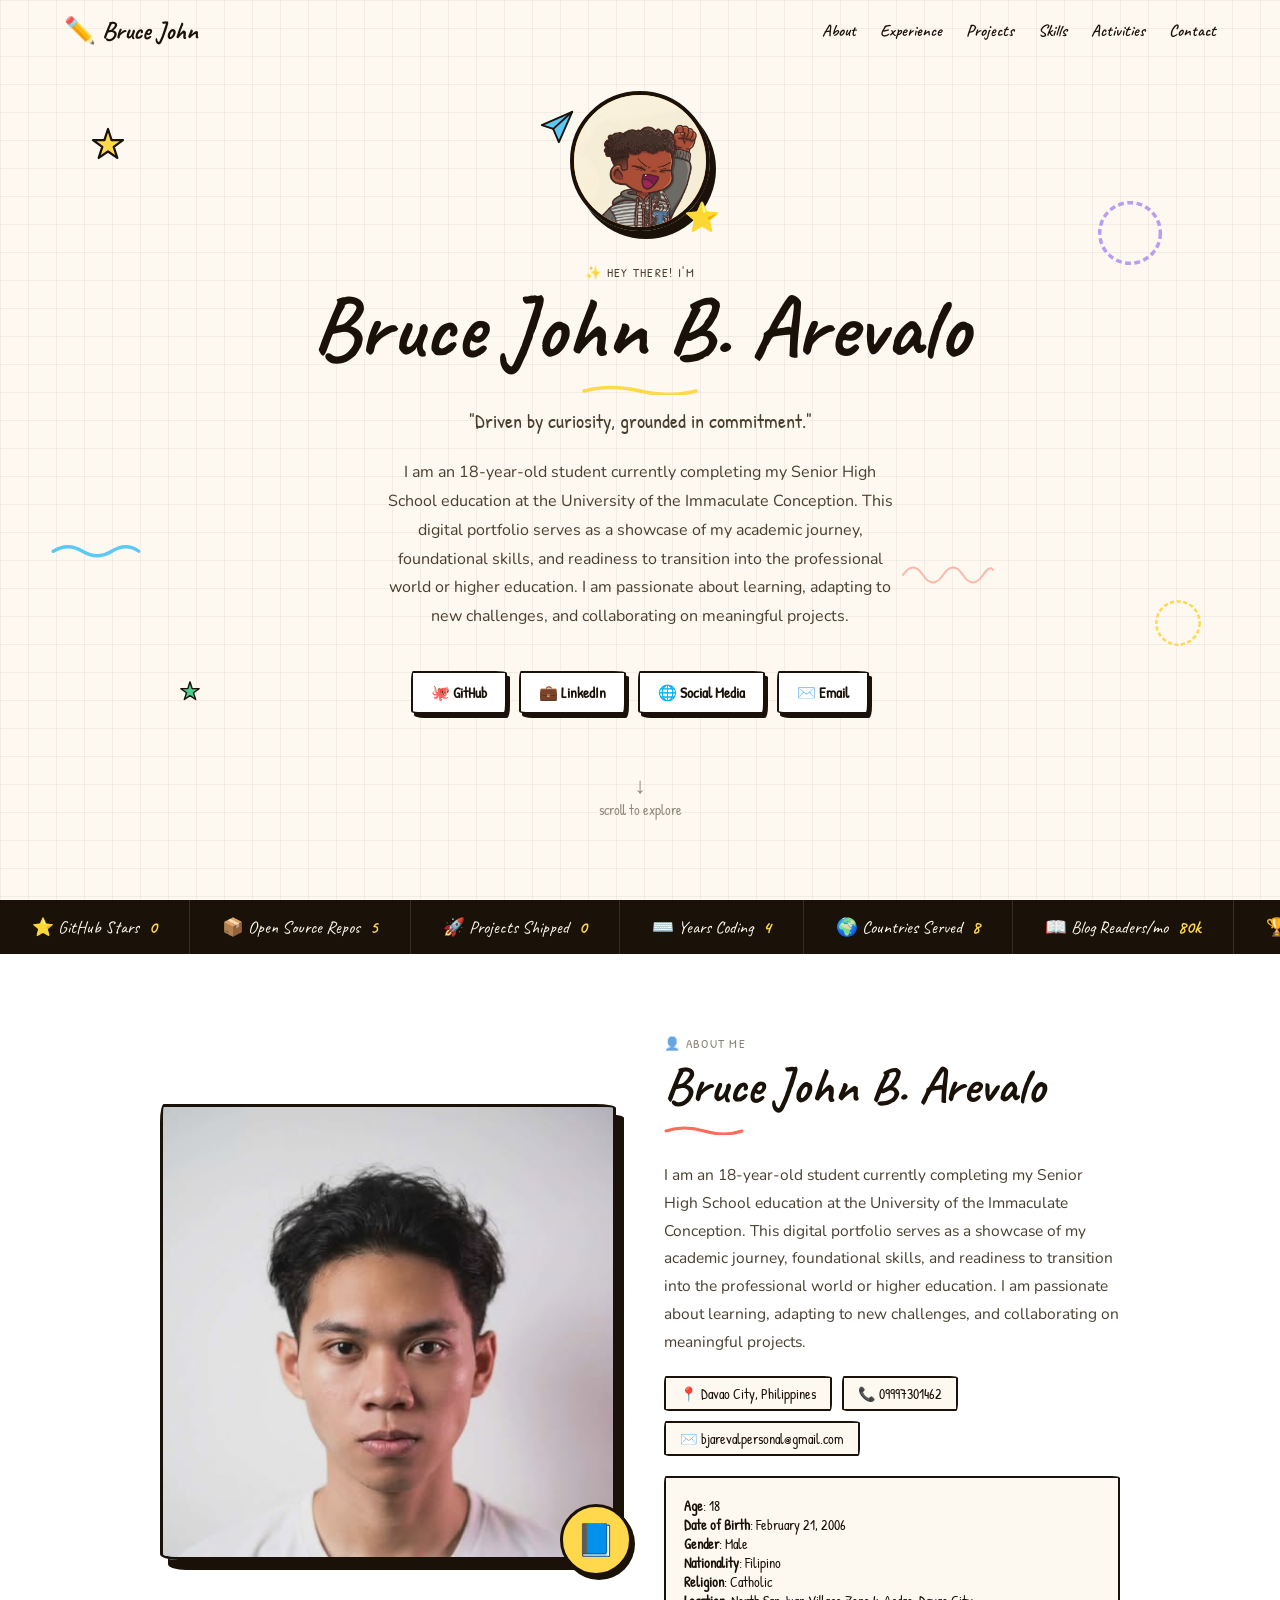
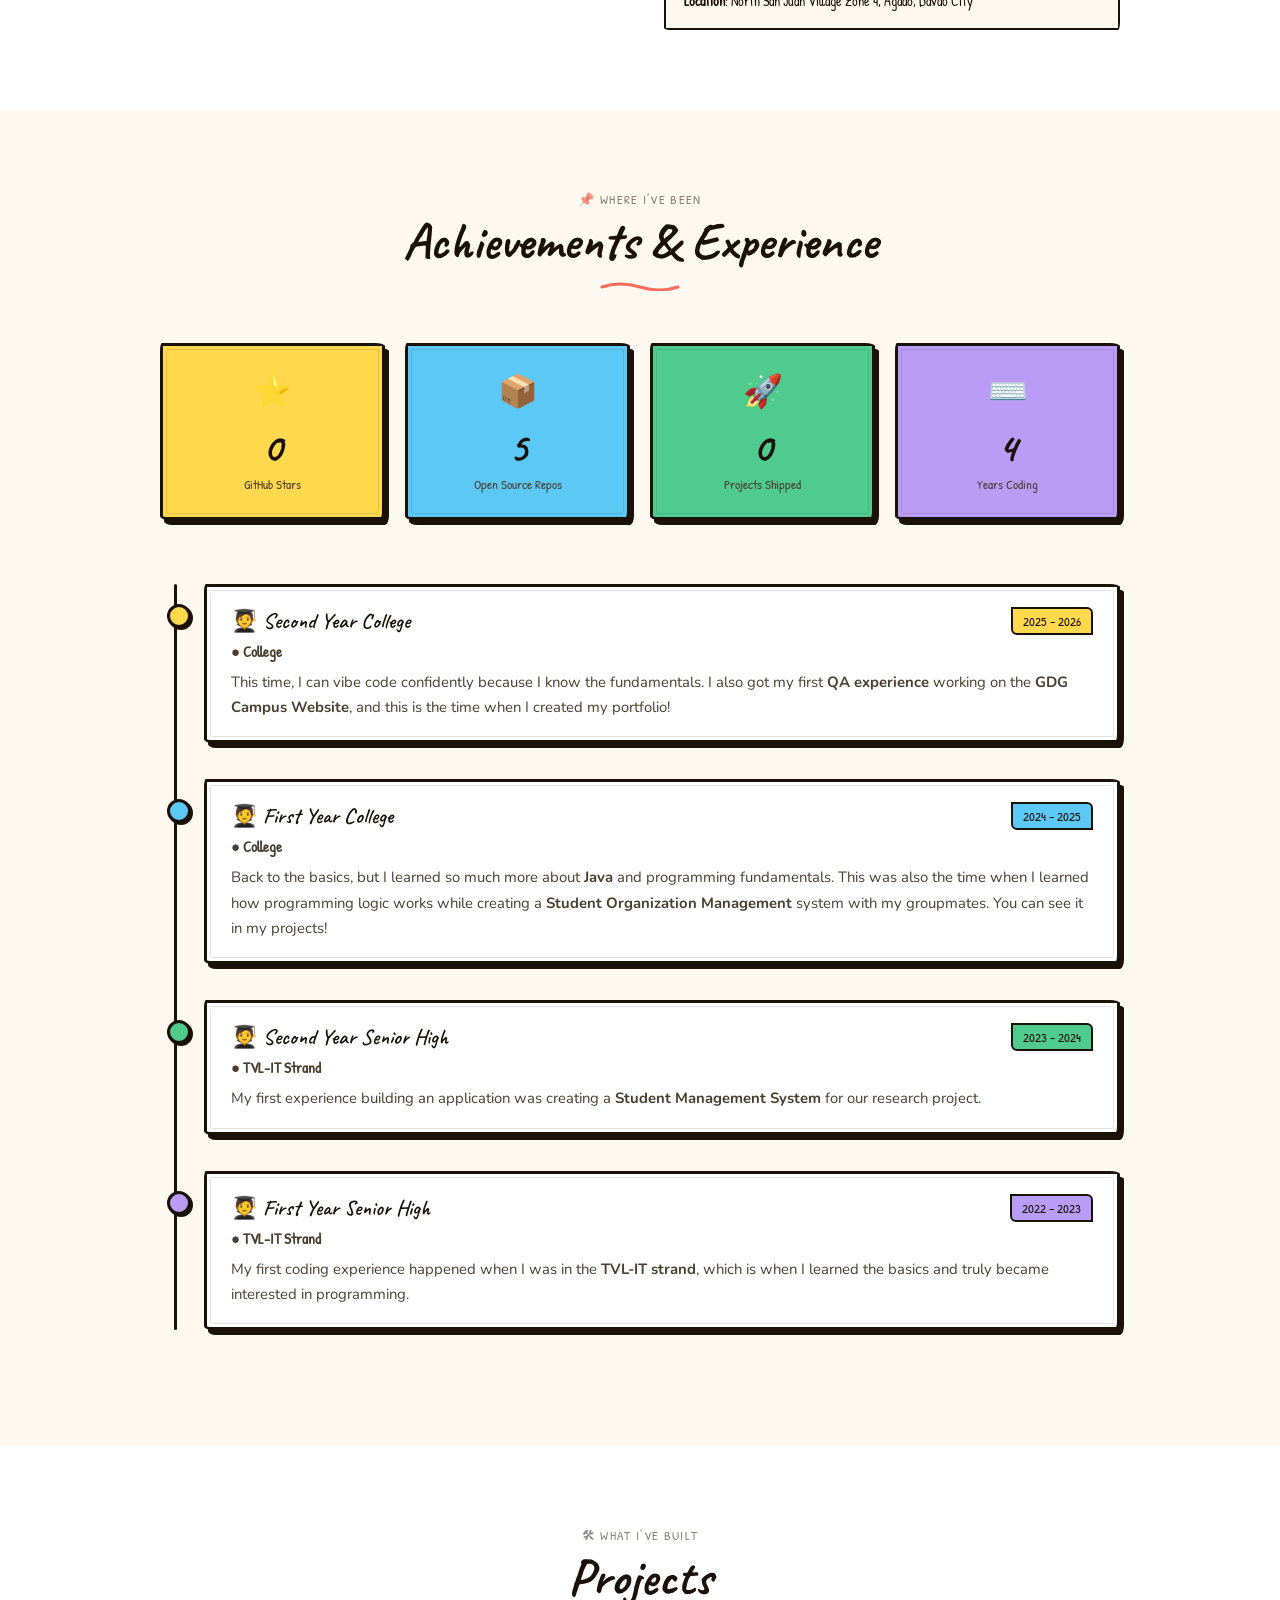
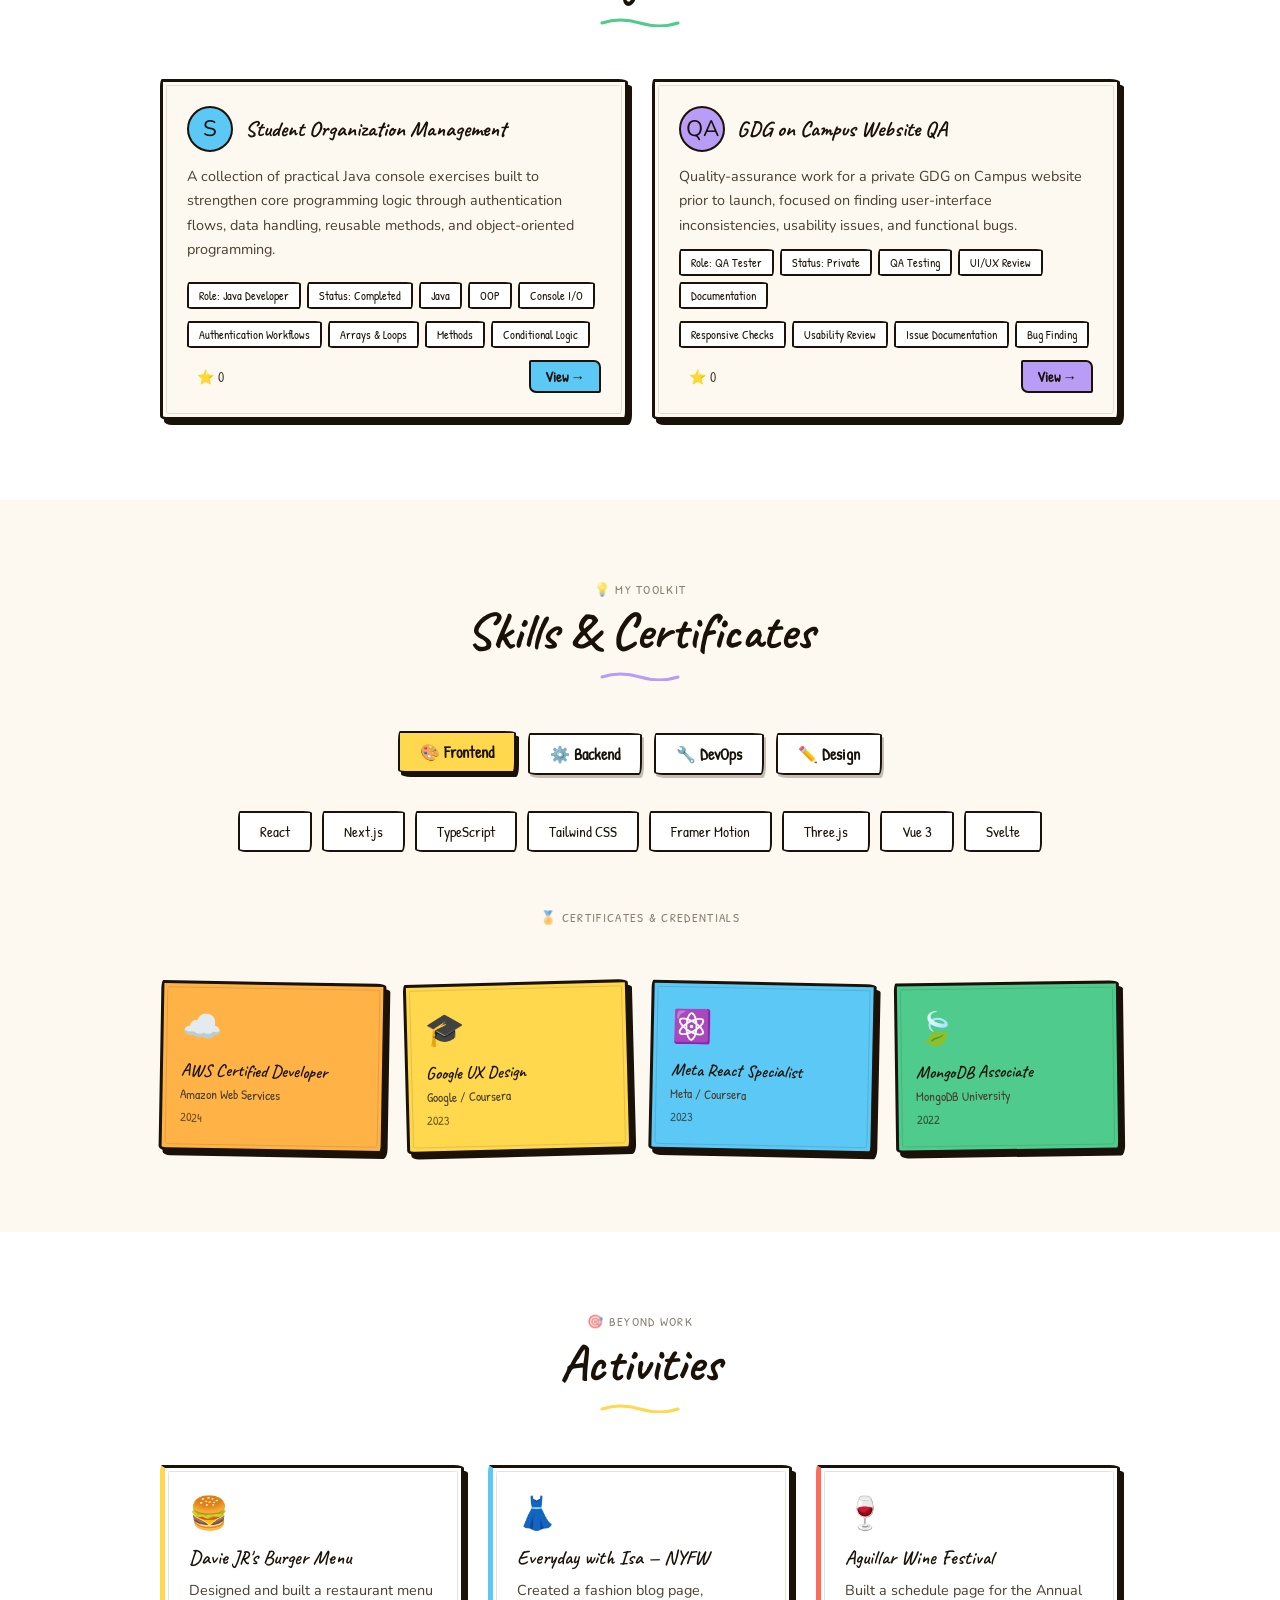
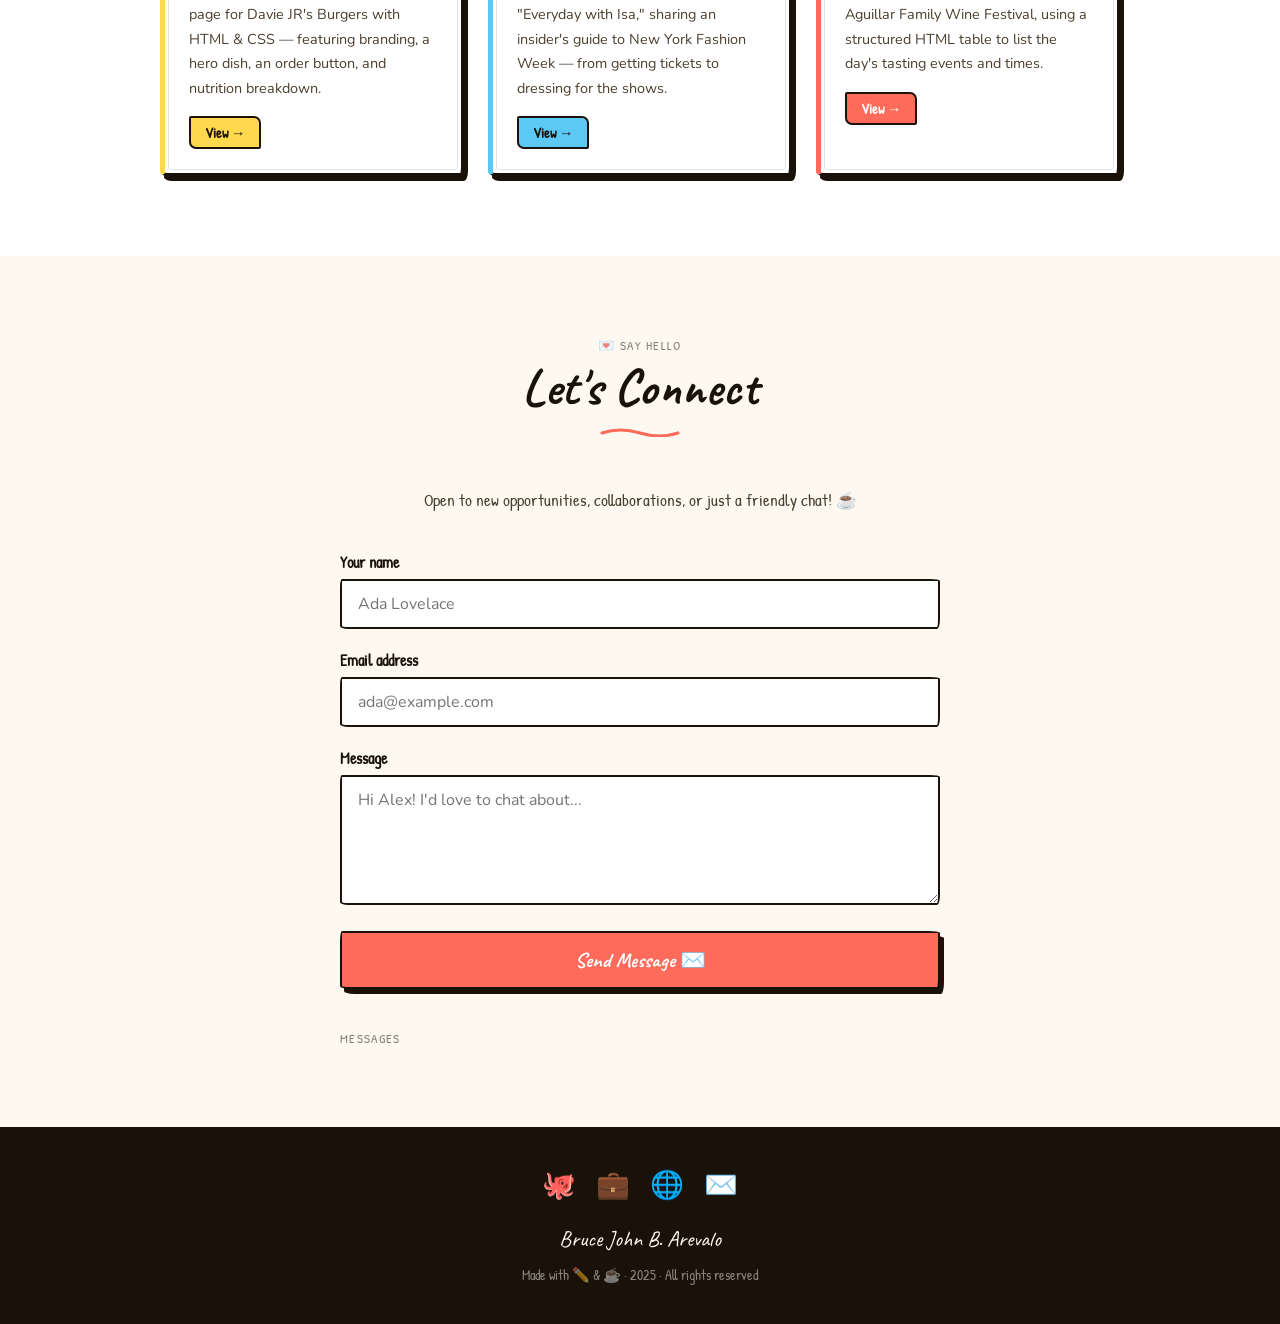
<file: index.html>
<!doctype html>
<html lang="en">
<head>
  <meta charset="utf-8">
  <meta name="viewport" content="width=device-width, initial-scale=1">
  <meta http-equiv="refresh" content="0; url=/MyPortfolio/">
  <title>Redirecting to Bruce John's Portfolio</title>
  <script>
    window.location.replace('/MyPortfolio/' + window.location.search + window.location.hash);
  </script>
</head>
<body>
  <p>Opening <a href="/MyPortfolio/">Bruce John's portfolio</a>…</p>
</body>
</html>
</file>
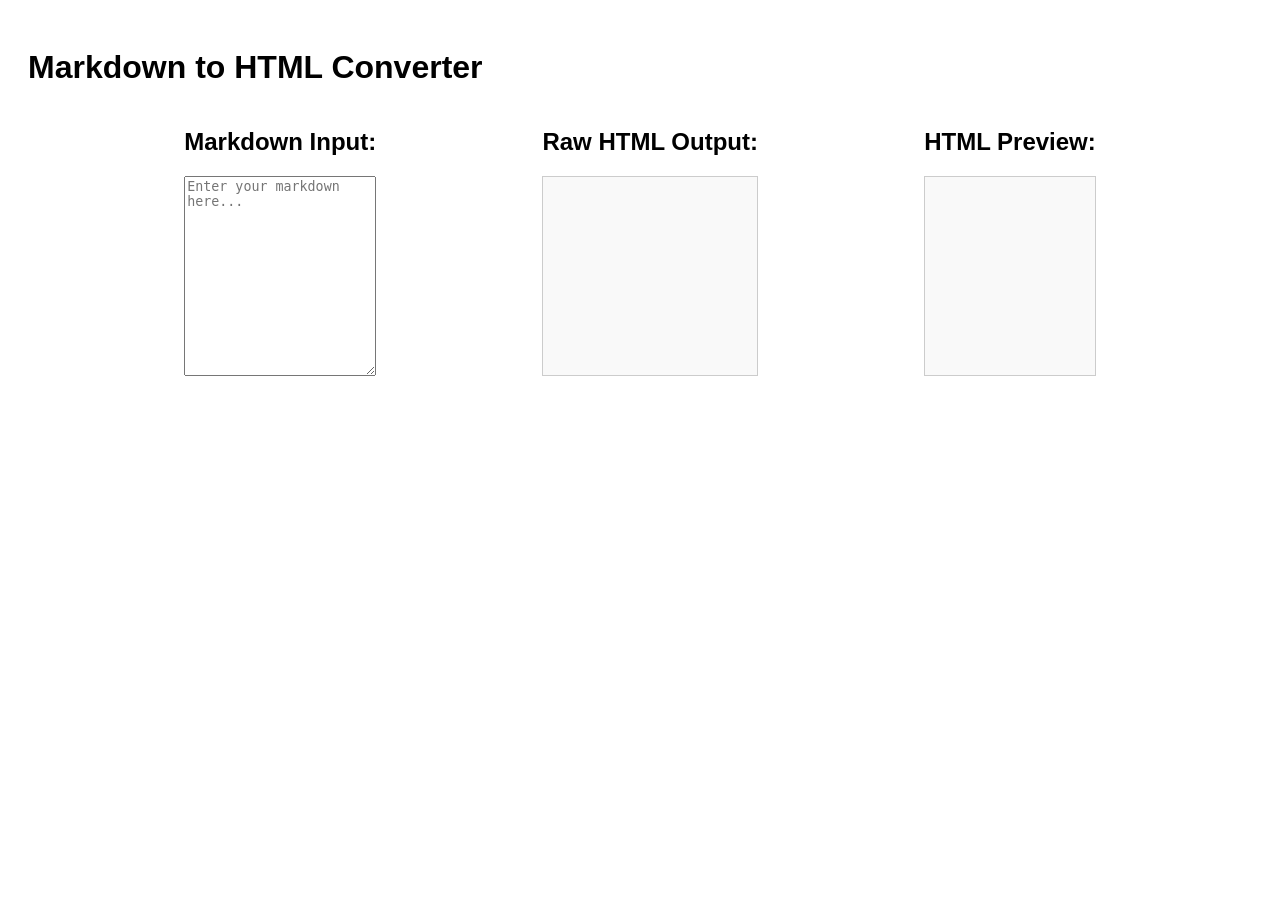
<file: Midterm TLA 5 – Build a Markdown to HTML Converter/index.html>
<!DOCTYPE html>
<html lang="en">

<head>
    <meta charset="UTF-8">
    <meta name="viewport" content="width=device-width, initial-scale=1.0">
    <title>Markdown to HTML Converter</title>
    <link rel="stylesheet" href="style.css">
</head>

<body>

    <h1>Markdown to HTML Converter</h1>

    <div id="container">

        <div class="container">
            <h2>Markdown Input:</h2>
            <textarea id="markdown-input" placeholder="Enter your markdown here..."></textarea>
        </div>

        <div class="container">
            <h2>Raw HTML Output:</h2>
            <div id="html-output"></div>
        </div>

        <div class="container">
            <h2>HTML Preview:</h2>
            <div id="preview"></div>
        </div>

    </div>

    <script src="script.js"></script>

</body>

</html>
</file>
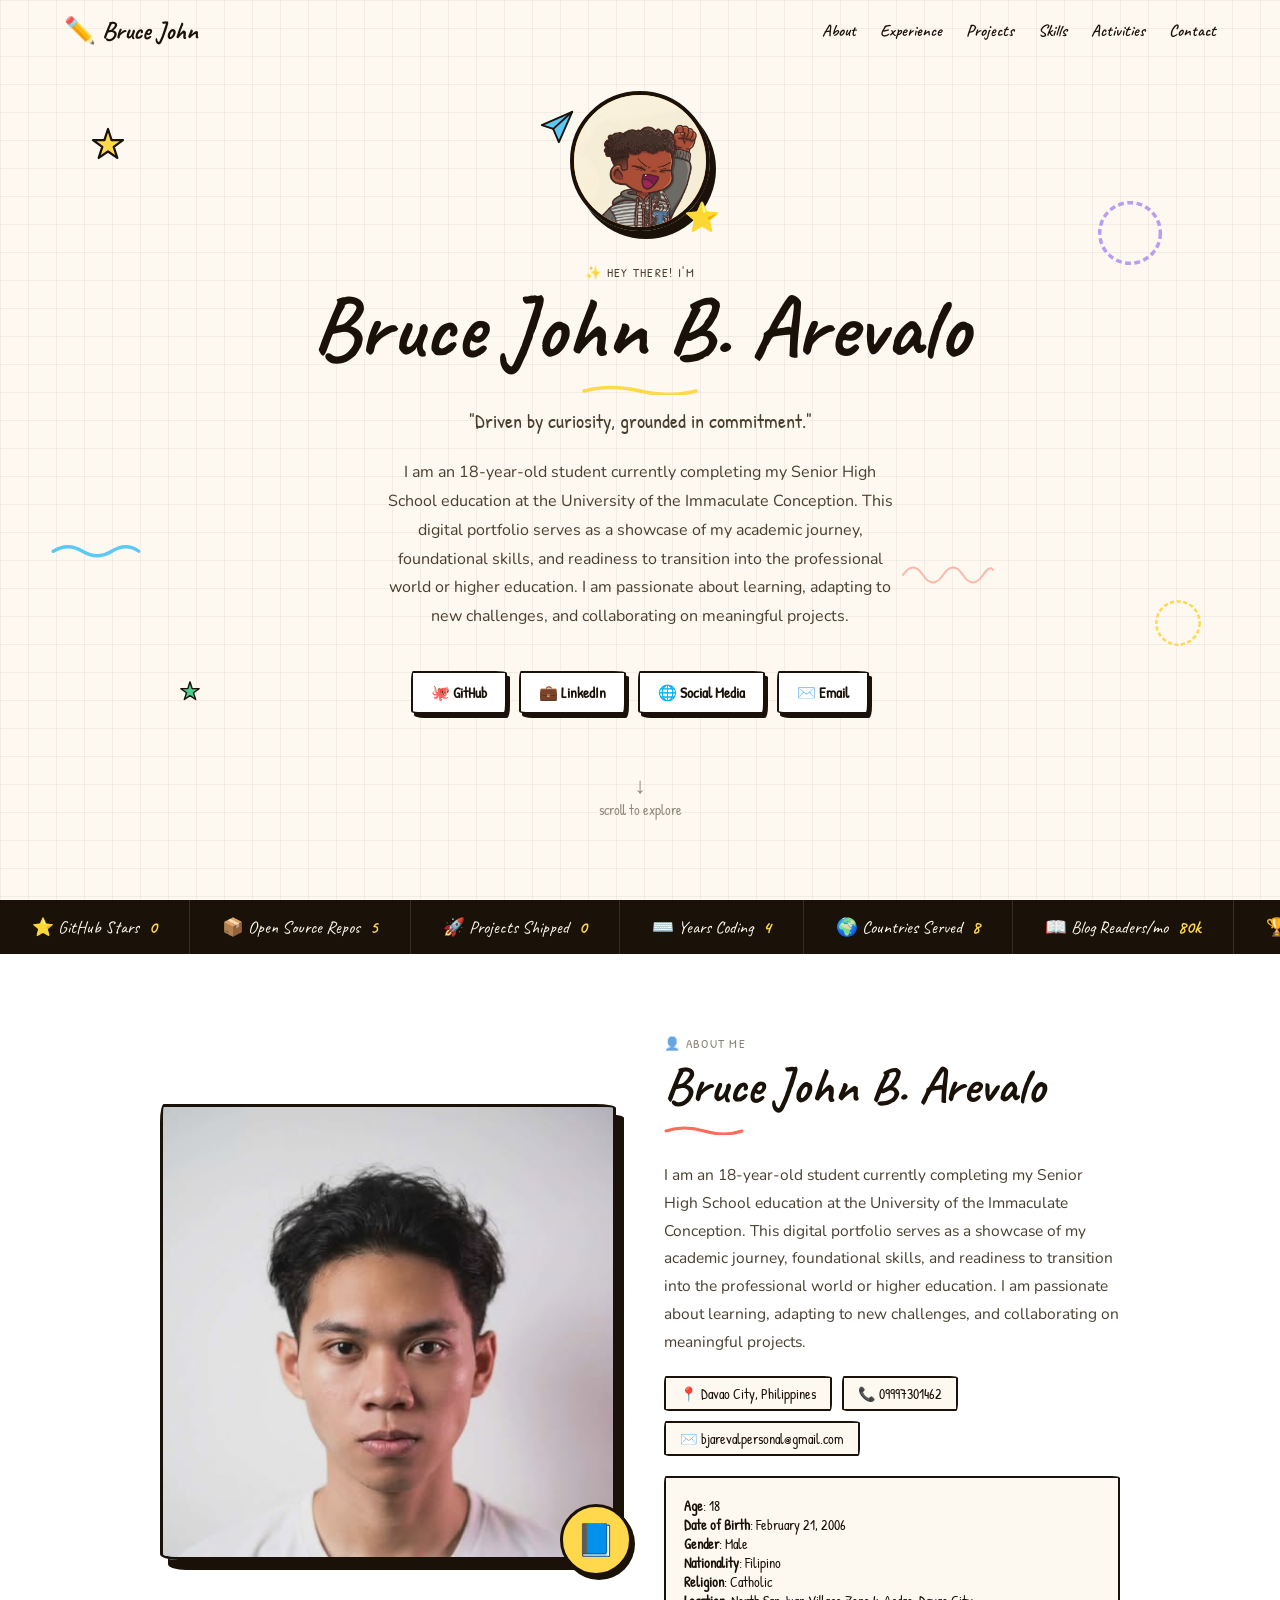
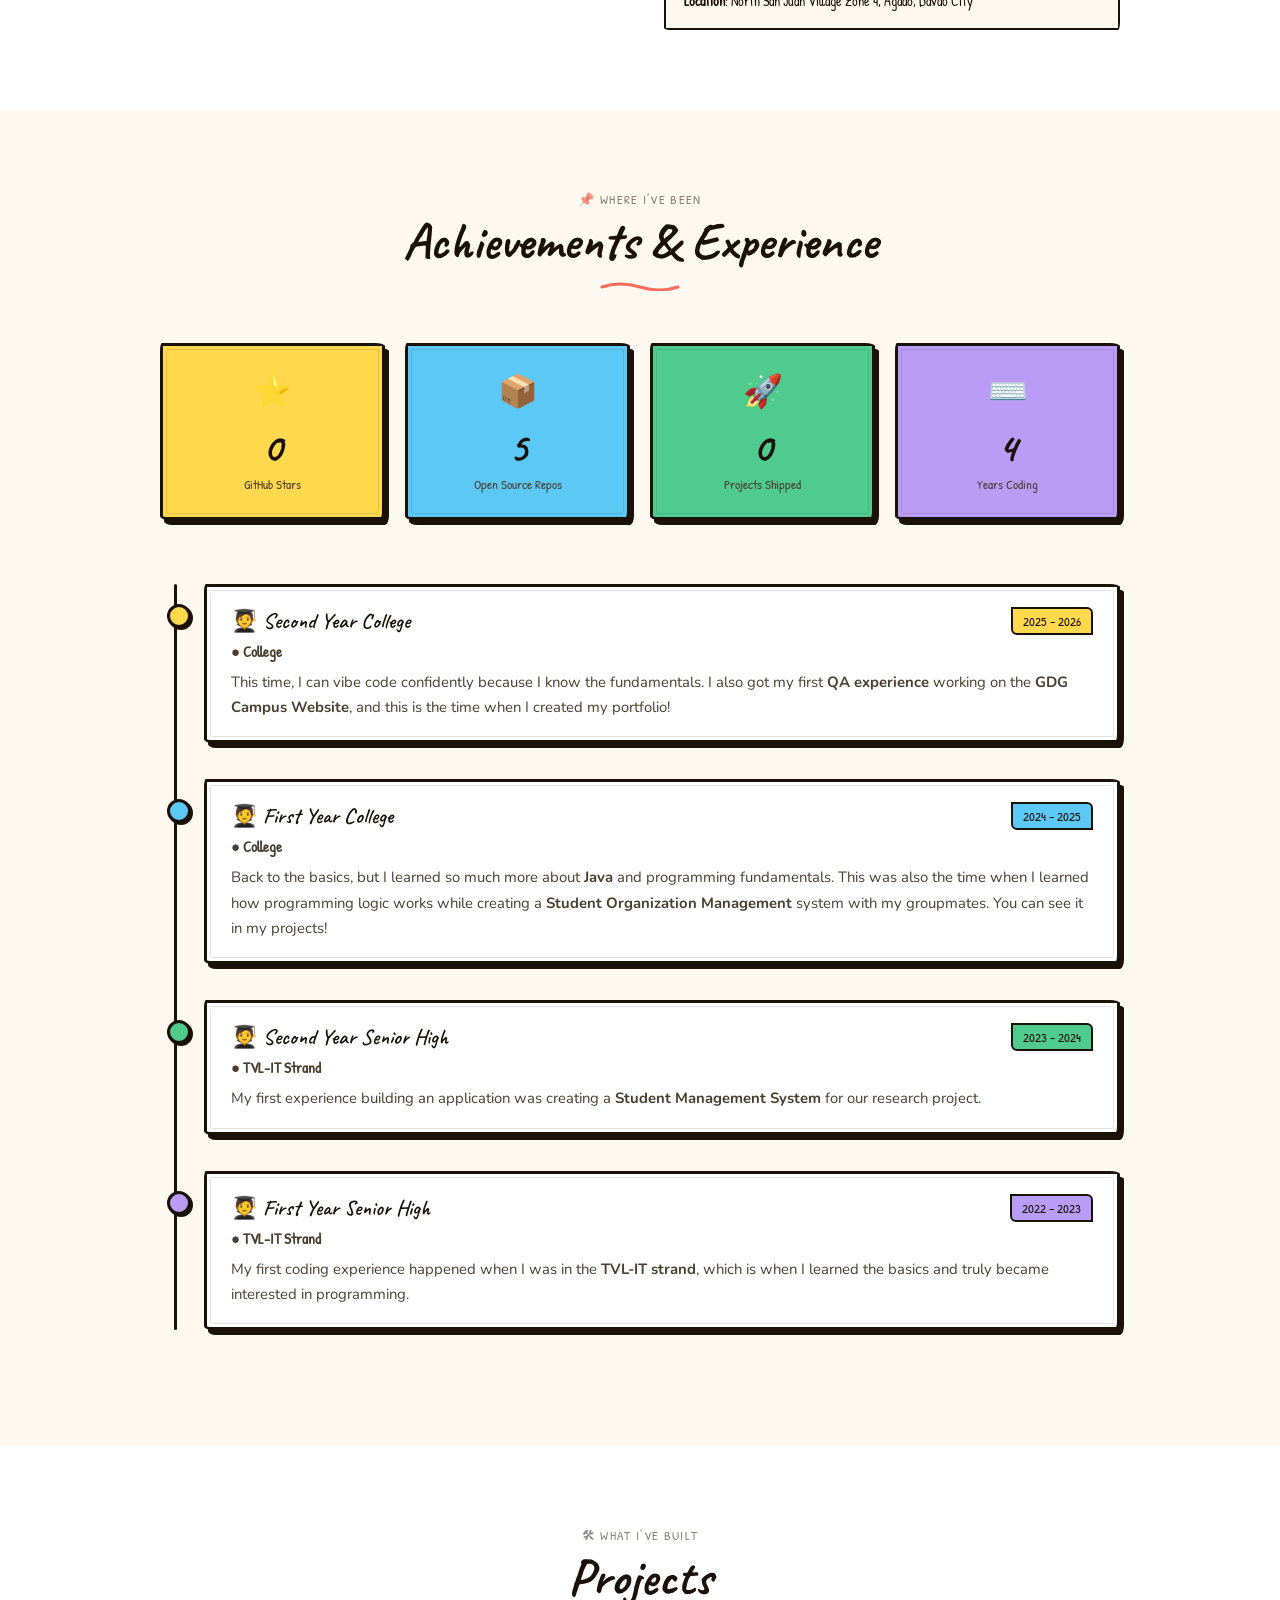
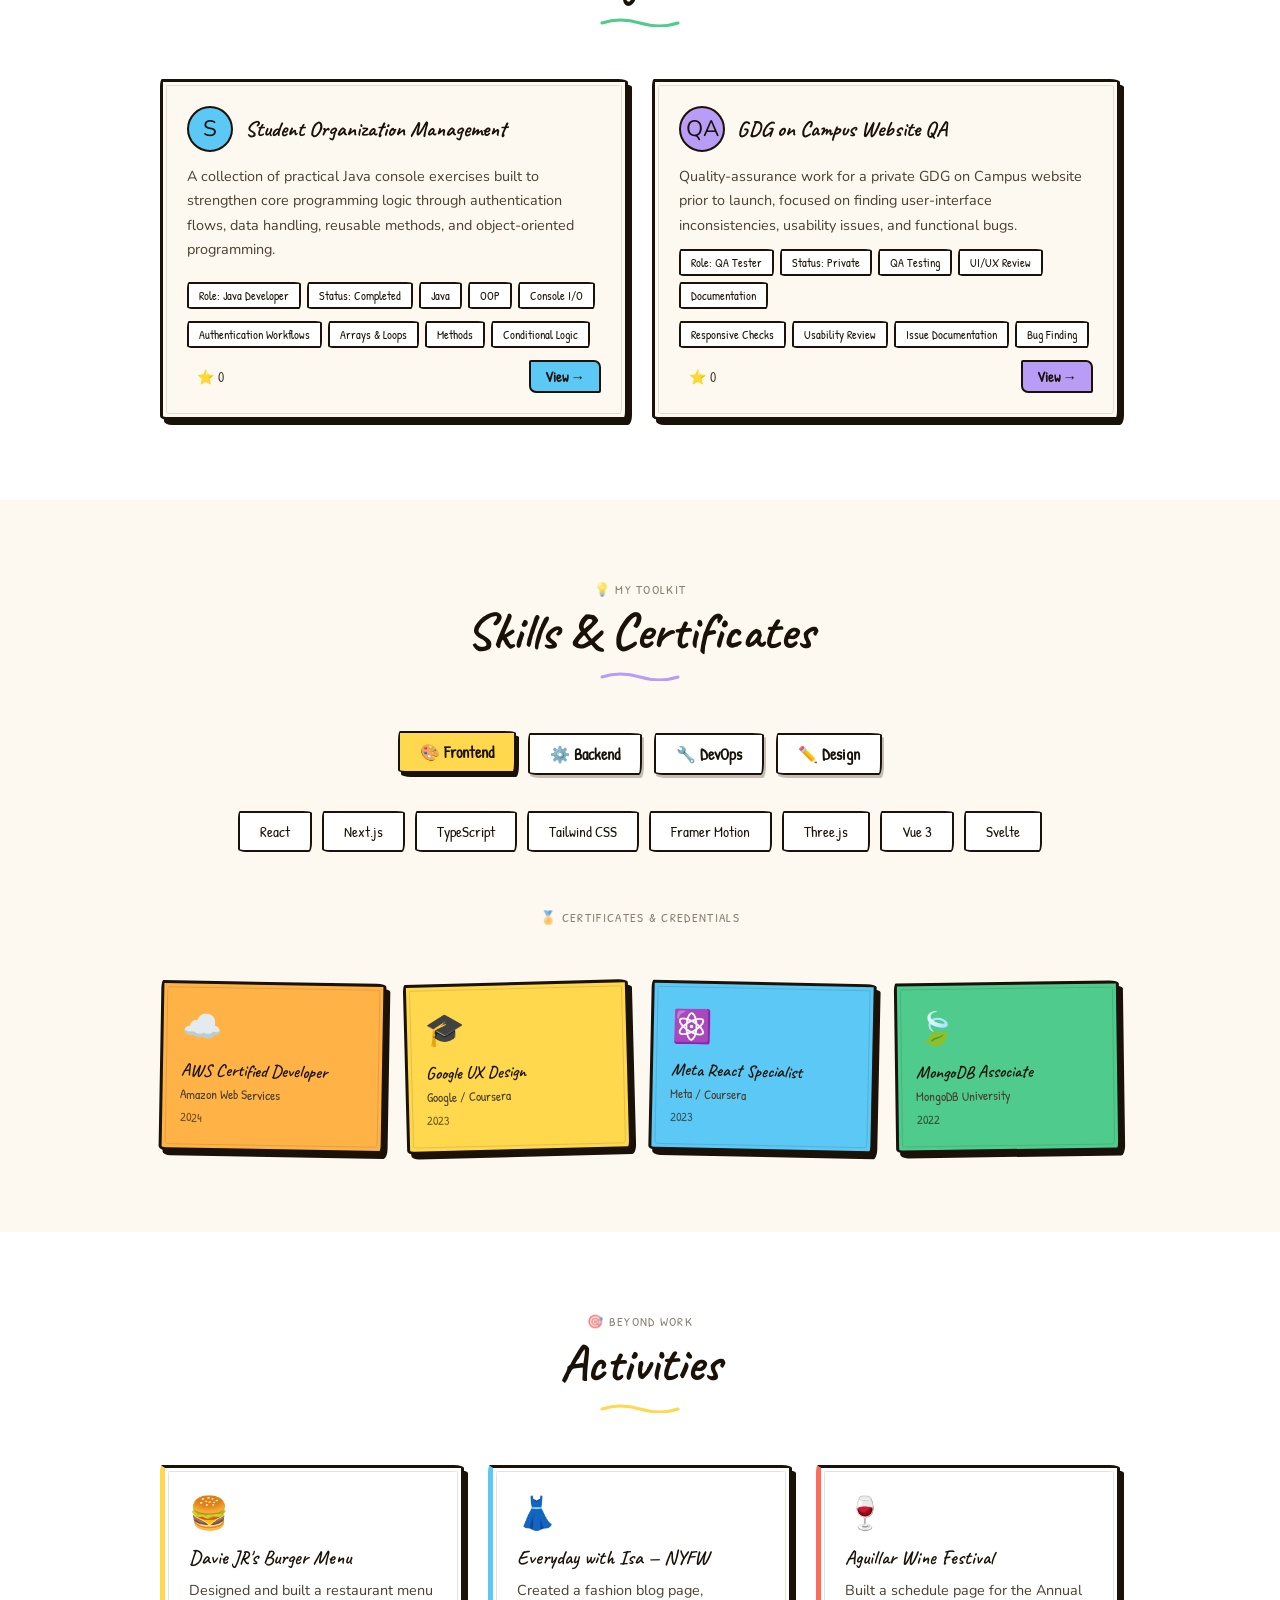
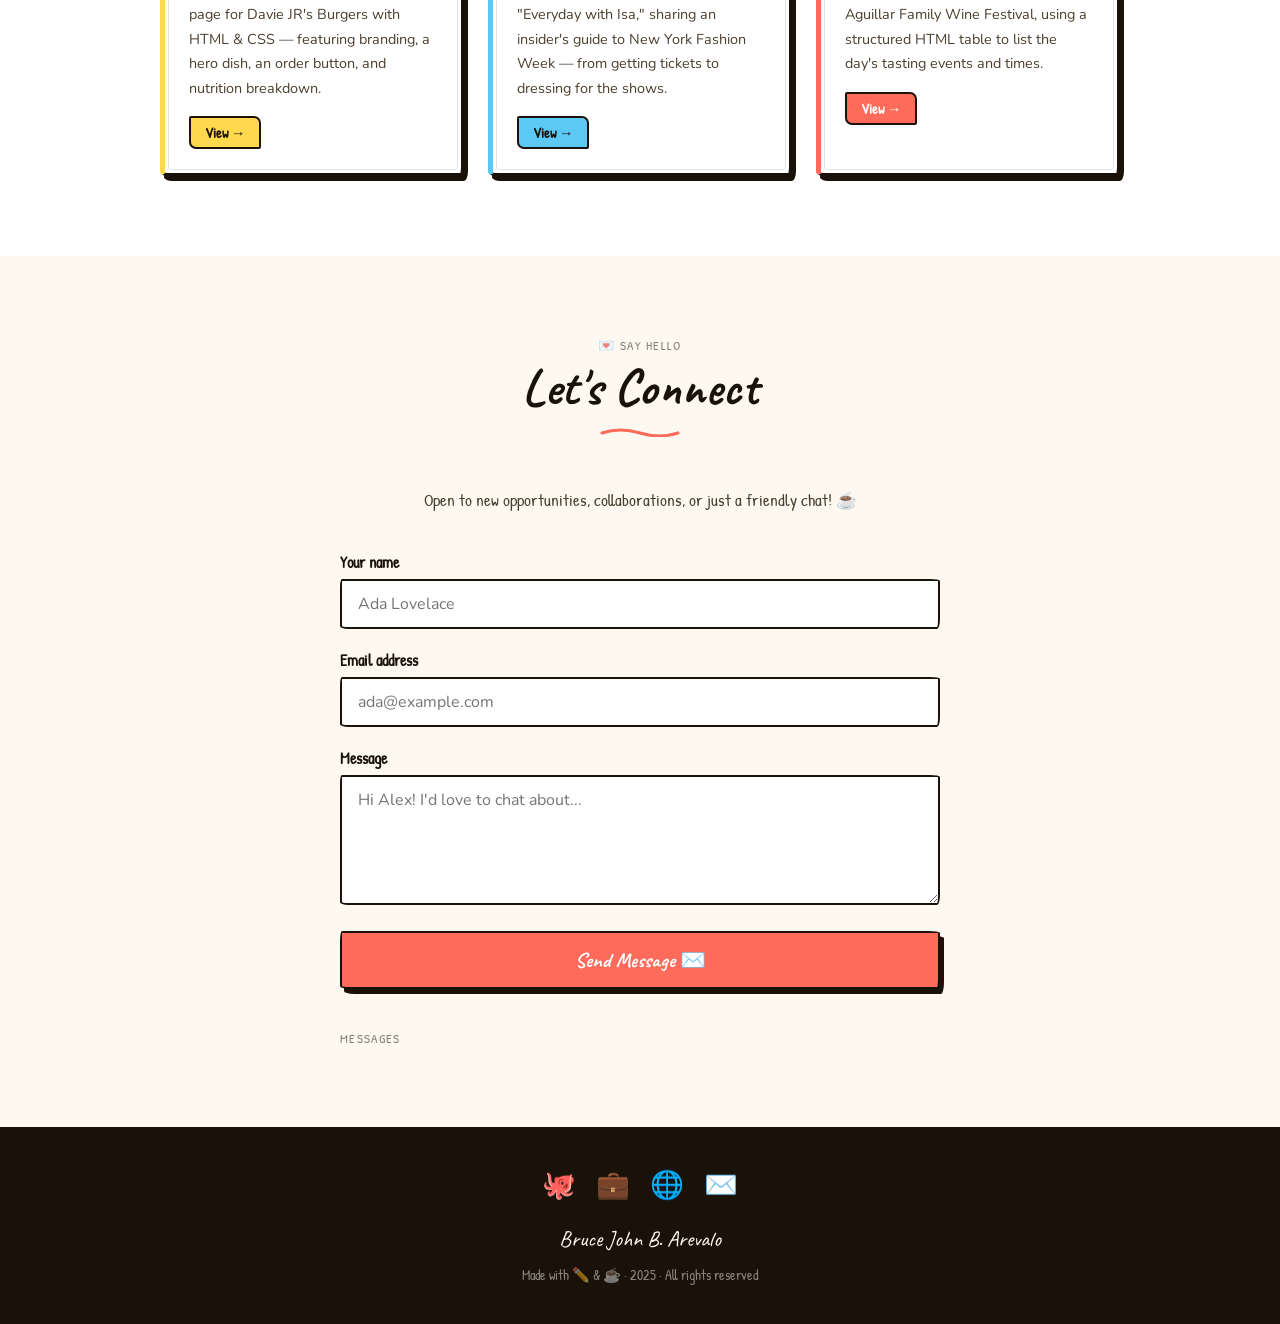
<file: MyPortfolio/index.html>
<!DOCTYPE html>
<html lang="en">
<head>
  <meta charset="UTF-8" />
  <meta name="viewport" content="width=device-width, initial-scale=1.0" />
  <title>Bruce John B. Arevalo · Portfolio</title>

  <link rel="preconnect" href="https://fonts.googleapis.com" />
  <link rel="preconnect" href="https://fonts.gstatic.com" crossorigin />
  <link href="https://fonts.googleapis.com/css2?family=Caveat:wght@400;600;700&family=Nunito:wght@400;600;700;800&family=Patrick+Hand&display=swap" rel="stylesheet" />
  <link rel="stylesheet" href="style.css" />
</head>
<body>

<!-- ── NAV ──────────────────────────────────────────────── -->
<nav id="main-nav">
  <span class="nav-logo">✏️ Bruce John</span>
  <div class="nav-links">
    <a class="nav-link" href="#about">About</a>
    <a class="nav-link" href="#experience">Experience</a>
    <a class="nav-link" href="#projects">Projects</a>
    <a class="nav-link" href="#skills">Skills</a>
    <a class="nav-link" href="#activities">Activities</a>
    <a class="nav-link" href="#contact">Contact</a>
  </div>
</nav>

<!-- ── HERO ─────────────────────────────────────────────── -->
<section id="hero" class="grid-bg">
  <svg class="deco float"  style="top:14%;left:7%;width:36px" viewBox="0 0 24 24"><path d="M12 2l2.4 7.4H22l-6.2 4.5 2.4 7.4L12 17l-6.2 4.3 2.4-7.4L2 9.4h7.6z" fill="#ffd84d" stroke="#1a1209" stroke-width="1.5" stroke-linejoin="round"/></svg>
  <svg class="deco float2" style="top:22%;right:9%;width:70px" viewBox="0 0 60 60"><ellipse cx="30" cy="30" rx="26" ry="26" stroke="#b89cf5" stroke-width="3" fill="none" stroke-dasharray="5 3"/></svg>
  <svg class="deco float"  style="top:60%;left:4%;width:90px;animation-delay:.5s" viewBox="0 0 80 20"><path d="M2,10 Q15,2 28,10 Q41,18 54,10 Q67,2 78,10" stroke="#5bc8f5" stroke-width="3" fill="none" stroke-linecap="round"/></svg>
  <svg class="deco float2" style="bottom:28%;right:6%;width:50px;animation-delay:1s" viewBox="0 0 60 60"><ellipse cx="30" cy="30" rx="26" ry="26" stroke="#ffd84d" stroke-width="3" fill="none" stroke-dasharray="5 3"/></svg>
  <svg class="deco wiggle" style="top:12%;left:42%;width:38px;animation-delay:.3s" viewBox="0 0 40 40"><path d="M36,4 L4,18 L16,22 L22,36 Z" fill="#5bc8f5" stroke="#1a1209" stroke-width="2" stroke-linejoin="round"/><path d="M16,22 L36,4" stroke="#1a1209" stroke-width="2" stroke-linecap="round"/></svg>
  <svg class="deco float"  style="bottom:22%;left:14%;width:22px;animation-delay:.8s" viewBox="0 0 24 24"><path d="M12 2l2.4 7.4H22l-6.2 4.5 2.4 7.4L12 17l-6.2 4.3 2.4-7.4L2 9.4h7.6z" fill="#4ecb8d" stroke="#1a1209" stroke-width="1.5" stroke-linejoin="round"/></svg>
  <svg class="deco float2" style="bottom:35%;right:22%;width:100px;opacity:.45;animation-delay:1.2s" viewBox="0 0 100 30"><path d="M5,20 Q15,5 25,20 Q35,35 45,20 Q55,5 65,20 Q75,35 85,20 Q92,10 95,15" stroke="#ff6b5b" stroke-width="2" fill="none" stroke-linecap="round"/></svg>

  <div class="hero-content">
    <div class="avatar-wrap pop-in">
      <div class="avatar">
        <img src="/images/hero-portrait.jpg" alt="Illustrated portrait of Bruce John Arevalo">
      </div>
      <span class="avatar-star">⭐</span>
    </div>

    <div class="section-label slide-up" style="animation-delay:.05s">✨ Hey there! I'm</div>

    <h1 class="hero-name">
      Bruce John B. Arevalo
      <svg display="block" width="120" height="14" viewBox="0 0 120 14" fill="none" style="margin:8px auto 0">
        <path d="M4,10 Q30,3 60,10 Q90,17 116,10" stroke="#ffd84d" stroke-width="3.5" fill="none" stroke-linecap="round"/>
      </svg>
    </h1>

    <p class="hero-sub">"Driven by curiosity, grounded in commitment."</p>

    <p class="hero-bio">
      I am an 18-year-old student currently completing my Senior High School education at the University of the Immaculate Conception. This digital portfolio serves as a showcase of my academic journey, foundational skills, and readiness to transition into the professional world or higher education. I am passionate about learning, adapting to new challenges, and collaborating on meaningful projects.
    </p>

    <div class="social-row">
      <a href="https://github.com/Bruce-John-Me" target="_blank" class="social-btn gh">🐙 GitHub</a>
      <a href="https://www.linkedin.com/in/bruce-john-b-arevalo-4015083a9/" target="_blank" class="social-btn li">💼 LinkedIn</a>
      <a href="#" target="_blank" class="social-btn tw">🌐 Social Media</a>
      <a href="mailto:bjarevalpersonal@gmail.com" class="social-btn em">✉️ Email</a>
    </div>

    <div class="scroll-cue">
      <span>↓</span>
      scroll to explore
    </div>
  </div>
</section>

<div id="stats">
  <div class="stats-track">
    <div class="stat-chip">⭐ GitHub Stars <span class="val" data-stat="stars">0</span></div>
    <div class="stat-chip">📦 Open Source Repos <span class="val" data-stat="repos">0</span></div>
    <div class="stat-chip">🚀 Projects Shipped <span class="val" data-stat="shipped">0</span></div>
    <div class="stat-chip">⌨️ Years Coding <span class="val" data-stat="years">4</span></div>
    <div class="stat-chip">🌍 Countries Served <span class="val">8</span></div>
    <div class="stat-chip">📖 Blog Readers/mo <span class="val">80k</span></div>
    <div class="stat-chip">🏆 Hackathons Won <span class="val">3</span></div>
    <div class="stat-chip">🎤 Talks Given <span class="val">12</span></div>
    <div class="stat-chip">⭐ GitHub Stars <span class="val" data-stat="stars">0</span></div>
    <div class="stat-chip">📦 Open Source Repos <span class="val" data-stat="repos">0</span></div>
    <div class="stat-chip">🚀 Projects Shipped <span class="val" data-stat="shipped">0</span></div>
    <div class="stat-chip">⌨️ Years Coding <span class="val" data-stat="years">4</span></div>
    <div class="stat-chip">🌍 Countries Served <span class="val">8</span></div>
    <div class="stat-chip">📖 Blog Readers/mo <span class="val">80k</span></div>
    <div class="stat-chip">🏆 Hackathons Won <span class="val">3</span></div>
    <div class="stat-chip">🎤 Talks Given <span class="val">12</span></div>
  </div>
</div>

<section id="about">
  <div class="container">
    <div class="about-grid">
      <div class="about-img-wrap reveal">
        <div class="about-photo">
          <img src="/images/about-portrait.jpg" alt="Portrait of Bruce John Arevalo">
        </div>
        <div class="about-badge">📘</div>
      </div>
      <div class="about-text reveal reveal-d2">
        <div class="section-label">👤 About Me</div>
        <h2 class="section-title">Bruce John B. Arevalo</h2>
        <svg width="80" height="12" viewBox="0 0 80 12" fill="none" style="margin-bottom:20px">
          <path d="M2,8 Q20,2 40,8 Q60,14 78,8" stroke="#ff6b5b" stroke-width="3" fill="none" stroke-linecap="round"/>
        </svg>
        <p>I am an 18-year-old student currently completing my Senior High School education at the University of the Immaculate Conception. This digital portfolio serves as a showcase of my academic journey, foundational skills, and readiness to transition into the professional world or higher education. I am passionate about learning, adapting to new challenges, and collaborating on meaningful projects.</p>
        <div class="info-row">
          <span class="info-pill">📍 Davao City, Philippines</span>
          <span class="info-pill">📞 09997301462</span>
          <span class="info-pill">✉️ bjarevalpersonal@gmail.com</span>
        </div>
        <div class="info-row" style="margin-top:20px; gap:10px;">
          <div class="info-pill" style="width:100%; text-align:left; padding:18px;">
            <strong>Age</strong>: 18<br />
            <strong>Date of Birth</strong>: February 21, 2006<br />
            <strong>Gender</strong>: Male<br />
            <strong>Nationality</strong>: Filipino<br />
            <strong>Religion</strong>: Catholic<br />
            <strong>Location</strong>: North San Juan Village Zone 4, Agdao, Davao City
          </div>
        </div>
      </div>
    </div>
  </div>
</section>

<section id="experience">
  <div class="container">
    <div class="section-head reveal">
      <div class="section-label">📌 Where I've been</div>
      <h2 class="section-title">Achievements &amp; Experience</h2>
      <svg width="80" height="12" viewBox="0 0 80 12" fill="none" style="display:block;margin:6px auto 0">
        <path d="M2,8 Q20,2 40,8 Q60,14 78,8" stroke="#ff6b5b" stroke-width="3" fill="none" stroke-linecap="round"/>
      </svg>
    </div>

    <div class="achievement-grid">
      <div class="achievement-card doodle ink-shadow reveal reveal-d1">
        <div class="ico">⭐</div>
        <div class="val" data-stat="stars">0</div>
        <div class="lbl">GitHub Stars</div>
      </div>
      <div class="achievement-card doodle ink-shadow reveal reveal-d2">
        <div class="ico">📦</div>
        <div class="val" data-stat="repos">0</div>
        <div class="lbl">Open Source Repos</div>
      </div>
      <div class="achievement-card doodle ink-shadow reveal reveal-d3">
        <div class="ico">🚀</div>
        <div class="val" data-stat="shipped">0</div>
        <div class="lbl">Projects Shipped</div>
      </div>
      <div class="achievement-card doodle ink-shadow reveal reveal-d4">
        <div class="ico">⌨️</div>
        <div class="val" data-stat="years">4</div>
        <div class="lbl">Years Coding</div>
      </div>
    </div>

    <div class="timeline">
      <div class="timeline-line"></div>

      <div class="timeline-item reveal reveal-d1">
        <div class="timeline-dot" style="background:var(--yellow)"></div>
        <div class="timeline-card doodle ink-shadow">
          <div class="timeline-top">
            <div class="timeline-role">🧑‍🎓 Second Year College</div>
            <div class="timeline-period" style="background:var(--yellow)">2025 – 2026</div>
          </div>
          <div class="timeline-company">● College</div>
          <p class="timeline-desc">This time, I can vibe code confidently because I know the fundamentals. I also got my first <strong>QA experience</strong> working on the <strong>GDG Campus Website</strong>, and this is the time when I created my portfolio!</p>
        </div>
      </div>

      <div class="timeline-item reveal reveal-d2">
        <div class="timeline-dot" style="background:var(--sky)"></div>
        <div class="timeline-card doodle ink-shadow">
          <div class="timeline-top">
            <div class="timeline-role">🧑‍🎓 First Year College</div>
            <div class="timeline-period" style="background:var(--sky)">2024 – 2025</div>
          </div>
          <div class="timeline-company">● College</div>
          <p class="timeline-desc">Back to the basics, but I learned so much more about <strong>Java</strong> and programming fundamentals. This was also the time when I learned how programming logic works while creating a <strong>Student Organization Management</strong> system with my groupmates. You can see it in my projects!</p>
        </div>
      </div>

      <div class="timeline-item reveal reveal-d3">
        <div class="timeline-dot" style="background:var(--mint)"></div>
        <div class="timeline-card doodle ink-shadow">
          <div class="timeline-top">
            <div class="timeline-role">🧑‍🎓 Second Year Senior High</div>
            <div class="timeline-period" style="background:var(--mint)">2023 – 2024</div>
          </div>
          <div class="timeline-company">● TVL-IT Strand</div>
          <p class="timeline-desc">My first experience building an application was creating a <strong>Student Management System</strong> for our research project.</p>
        </div>
      </div>

      <div class="timeline-item reveal reveal-d4">
        <div class="timeline-dot" style="background:var(--lavender)"></div>
        <div class="timeline-card doodle ink-shadow">
          <div class="timeline-top">
            <div class="timeline-role">🧑‍🎓 First Year Senior High</div>
            <div class="timeline-period" style="background:var(--lavender)">2022 – 2023</div>
          </div>
          <div class="timeline-company">● TVL-IT Strand</div>
          <p class="timeline-desc">My first coding experience happened when I was in the <strong>TVL-IT strand</strong>, which is when I learned the basics and truly became interested in programming.</p>
        </div>
      </div>
    </div>
  </div>
</section>

<section id="projects" class="dot-bg">
  <div class="container">
    <div class="section-head reveal">
      <div class="section-label">🛠 What I've built</div>
      <h2 class="section-title">Projects</h2>
      <svg width="80" height="12" viewBox="0 0 80 12" fill="none" style="display:block;margin:6px auto 0">
        <path d="M2,8 Q20,2 40,8 Q60,14 78,8" stroke="#4ecb8d" stroke-width="3" fill="none" stroke-linecap="round"/>
      </svg>
    </div>

    <div class="projects-grid">
      <div class="project-card doodle ink-shadow reveal reveal-d6">
        <div class="project-head">
          <div class="project-icon" style="background:var(--sky)">S</div>
          <div class="project-name">Student Organization Management</div>
        </div>
        <p class="project-desc">A collection of practical Java console exercises built to strengthen core programming logic through authentication flows, data handling, reusable methods, and object-oriented programming.</p>
        <div class="tag-row">
          <span class="tag">Role: Java Developer</span><span class="tag">Status: Completed</span><span class="tag">Java</span><span class="tag">OOP</span><span class="tag">Console I/O</span>
        </div>
        <div class="tag-row">
          <span class="tag">Authentication Workflows</span><span class="tag">Arrays &amp; Loops</span><span class="tag">Methods</span><span class="tag">Conditional Logic</span>
        </div>
        <div class="project-footer">
          <button class="project-stars" type="button" data-project="Student Organization Management" data-stars="0" aria-pressed="false" title="Save Student Organization Management">⭐ <span>0</span></button>
          <a href="https://github.com" target="_blank" class="view-btn" style="background:var(--sky)">View →</a>
        </div>
      </div>

      <div class="project-card doodle ink-shadow reveal reveal-d6">
        <div class="project-head">
          <div class="project-icon" style="background:var(--lavender)">QA</div>
          <div class="project-name">GDG on Campus Website QA</div>
        </div>
        <p class="project-desc">Quality-assurance work for a private GDG on Campus website prior to launch, focused on finding user-interface inconsistencies, usability issues, and functional bugs.</p>
        <div class="tag-row">
          <span class="tag">Role: QA Tester</span><span class="tag">Status: Private</span><span class="tag">QA Testing</span><span class="tag">UI/UX Review</span><span class="tag">Documentation</span>
        </div>
        <div class="tag-row">
          <span class="tag">Responsive Checks</span><span class="tag">Usability Review</span><span class="tag">Issue Documentation</span><span class="tag">Bug Finding</span>
        </div>
        <div class="project-footer">
          <button class="project-stars" type="button" data-project="GDG on Campus Website QA" data-stars="0" aria-pressed="false" title="Save GDG on Campus Website QA">⭐ <span>0</span></button>
          <a href="https://github.com" target="_blank" class="view-btn" style="background:var(--lavender)">View →</a>
        </div>
      </div>
    </div>
  </div>
</section>

<section id="skills">
  <div class="container">
    <div class="section-head reveal">
      <div class="section-label">💡 My toolkit</div>
      <h2 class="section-title">Skills &amp; Certificates</h2>
      <svg width="80" height="12" viewBox="0 0 80 12" fill="none" style="display:block;margin:6px auto 0">
        <path d="M2,8 Q20,2 40,8 Q60,14 78,8" stroke="#b89cf5" stroke-width="3" fill="none" stroke-linecap="round"/>
      </svg>
    </div>

    <input class="tab-inputs" type="radio" id="tab-fe" name="skill-tab" checked />
    <input class="tab-inputs" type="radio" id="tab-be" name="skill-tab" />
    <input class="tab-inputs" type="radio" id="tab-do" name="skill-tab" />
    <input class="tab-inputs" type="radio" id="tab-de" name="skill-tab" />

    <div class="tab-labels">
      <label class="tab-label lbl-fe" for="tab-fe">🎨 Frontend</label>
      <label class="tab-label lbl-be" for="tab-be">⚙️ Backend</label>
      <label class="tab-label lbl-do" for="tab-do">🔧 DevOps</label>
      <label class="tab-label lbl-de" for="tab-de">✏️ Design</label>
    </div>

    <div class="tab-panels">
      <div class="panel-fe">
        <span class="skill-tag">React</span>
        <span class="skill-tag">Next.js</span>
        <span class="skill-tag">TypeScript</span>
        <span class="skill-tag">Tailwind CSS</span>
        <span class="skill-tag">Framer Motion</span>
        <span class="skill-tag">Three.js</span>
        <span class="skill-tag">Vue 3</span>
        <span class="skill-tag">Svelte</span>
      </div>
      <div class="panel-be">
        <span class="skill-tag">Node.js</span>
        <span class="skill-tag">Go</span>
        <span class="skill-tag">PostgreSQL</span>
        <span class="skill-tag">Redis</span>
        <span class="skill-tag">GraphQL</span>
        <span class="skill-tag">REST APIs</span>
        <span class="skill-tag">Supabase</span>
        <span class="skill-tag">Prisma</span>
      </div>
      <div class="panel-do">
        <span class="skill-tag">Docker</span>
        <span class="skill-tag">AWS</span>
        <span class="skill-tag">GitHub Actions</span>
        <span class="skill-tag">Vercel</span>
        <span class="skill-tag">Linux</span>
        <span class="skill-tag">Terraform</span>
        <span class="skill-tag">Kubernetes</span>
      </div>
      <div class="panel-de">
        <span class="skill-tag">Figma</span>
        <span class="skill-tag">UI/UX Design</span>
        <span class="skill-tag">QA Testing</span>
        <span class="skill-tag">Design Systems</span>
        <span class="skill-tag">Prototyping</span>
        <span class="skill-tag">Accessibility</span>
        <span class="skill-tag">Motion Design</span>
      </div>
    </div>

    <div class="section-label" style="text-align:center;margin-top:56px;margin-bottom:24px">🏅 Certificates &amp; Credentials</div>
    <div class="cert-grid">
      <div class="cert-card doodle ink-shadow reveal reveal-d1" style="background:var(--peach);transform:rotate(1deg)">
        <div class="cert-icon">☁️</div>
        <div class="cert-name">AWS Certified Developer</div>
        <div class="cert-issuer">Amazon Web Services</div>
        <div class="cert-year">2024</div>
      </div>
      <div class="cert-card doodle ink-shadow reveal reveal-d2" style="background:var(--yellow);transform:rotate(-1.5deg)">
        <div class="cert-icon">🎓</div>
        <div class="cert-name">Google UX Design</div>
        <div class="cert-issuer">Google / Coursera</div>
        <div class="cert-year">2023</div>
      </div>
      <div class="cert-card doodle ink-shadow reveal reveal-d3" style="background:var(--sky);transform:rotate(1.2deg)">
        <div class="cert-icon">⚛️</div>
        <div class="cert-name">Meta React Specialist</div>
        <div class="cert-issuer">Meta / Coursera</div>
        <div class="cert-year">2023</div>
      </div>
      <div class="cert-card doodle ink-shadow reveal reveal-d4" style="background:var(--mint);transform:rotate(-.8deg)">
        <div class="cert-icon">🍃</div>
        <div class="cert-name">MongoDB Associate</div>
        <div class="cert-issuer">MongoDB University</div>
        <div class="cert-year">2022</div>
      </div>
    </div>
  </div>
</section>

<section id="activities">
  <div class="container">
    <div class="section-head reveal">
      <div class="section-label">🎯 Beyond work</div>
      <h2 class="section-title">Activities</h2>
      <svg width="80" height="12" viewBox="0 0 80 12" fill="none" style="display:block;margin:6px auto 0">
        <path d="M2,8 Q20,2 40,8 Q60,14 78,8" stroke="#ffd84d" stroke-width="3" fill="none" stroke-linecap="round"/>
      </svg>
    </div>

    <div class="activities-grid">
      <div class="activity-card doodle ink-shadow reveal reveal-d1">
        <div class="activity-icon">🍔</div>
        <div class="activity-title">Davie JR's Burger Menu</div>
        <p class="activity-desc">Designed and built a restaurant menu page for Davie JR's Burgers with HTML &amp; CSS — featuring branding, a hero dish, an order button, and nutrition breakdown.</p>
        <a class="view-btn" style="background:var(--yellow)" href="../Activity/DaviesBurger/index.html" target="_blank">View →</a>
      </div>
      <div class="activity-card doodle ink-shadow reveal reveal-d2">
        <div class="activity-icon">👗</div>
        <div class="activity-title">Everyday with Isa — NYFW</div>
        <p class="activity-desc">Created a fashion blog page, "Everyday with Isa," sharing an insider's guide to New York Fashion Week — from getting tickets to dressing for the shows.</p>
        <a class="view-btn" style="background:var(--sky)" href="../Activity/Fashion/index.html" target="_blank">View →</a>
      </div>
      <div class="activity-card doodle ink-shadow reveal reveal-d3">
        <div class="activity-icon">🍷</div>
        <div class="activity-title">Aguillar Wine Festival</div>
        <p class="activity-desc">Built a schedule page for the Annual Aguillar Family Wine Festival, using a structured HTML table to list the day's tasting events and times.</p>
        <a class="view-btn" style="background:var(--coral);color:#fff" href="../Activity/Wine/index.html" target="_blank">View →</a>
      </div>
    </div>
  </div>
</section>

<section id="contact" class="grid-bg">
  <div class="container">
    <div class="section-head reveal">
      <div class="section-label">💌 Say hello</div>
      <h2 class="section-title">Let's Connect</h2>
      <svg width="80" height="12" viewBox="0 0 80 12" fill="none" style="display:block;margin:6px auto 0">
        <path d="M2,8 Q20,2 40,8 Q60,14 78,8" stroke="#ff6b5b" stroke-width="3" fill="none" stroke-linecap="round"/>
      </svg>
    </div>

    <div class="contact-wrap">
      <p class="contact-lead">Open to new opportunities, collaborations, or just a friendly chat! ☕</p>

      <form class="reveal" action="#" method="post" onsubmit="handleSubmit(event)">
        <div class="form-group">
          <label class="form-label" for="name">Your name</label>
          <input class="form-input" id="name" name="name" type="text" placeholder="Ada Lovelace" required />
        </div>
        <div class="form-group">
          <label class="form-label" for="email">Email address</label>
          <input class="form-input" id="email" name="email" type="email" placeholder="ada@example.com" required />
        </div>
        <div class="form-group">
          <label class="form-label" for="message">Message</label>
          <textarea class="form-textarea" id="message" name="message" placeholder="Hi Alex! I'd love to chat about..." required></textarea>
        </div>
        <button class="submit-btn" type="submit">Send Message ✉️</button>
      </form>

      <div class="message-wall" id="message-wall" aria-live="polite">
        <div class="section-label message-wall-title">Messages</div>
      </div>

      <div id="success-msg" style="display:none;background:var(--mint);padding:40px;text-align:center" class="doodle ink-shadow pop-in">
        <div style="font-size:3rem;margin-bottom:12px">🎉</div>
        <div style="font-family:var(--f-display);font-size:1.6rem;font-weight:600;margin-bottom:8px">Message sent!</div>
        <p style="font-family:var(--f-hand);color:var(--pencil)">I'll get back to you within 24 hours. Stay awesome!</p>
      </div>
    </div>
  </div>
</section>

<footer>
  <div class="footer-socials">
    <a href="https://github.com/Bruce-John-Me" target="_blank" class="footer-icon" title="GitHub">🐙</a>
    <a href="https://www.linkedin.com/in/bruce-john-b-arevalo-4015083a9/" target="_blank" class="footer-icon" title="LinkedIn">💼</a>
    <a href="#"         target="_blank" class="footer-icon" title="Social">🌐</a>
    <a href="mailto:bjarevalpersonal@gmail.com" class="footer-icon" title="Email">✉️</a>
  </div>
  <div style="font-family:var(--f-display);font-size:1.4rem;margin-bottom:8px">Bruce John B. Arevalo</div>
  <p class="footer-copy">Made with ✏️ &amp; ☕ · 2025 · All rights reserved</p>
</footer>

<script>
  const nav = document.getElementById('main-nav');
  window.addEventListener('scroll', () => {
    nav.classList.toggle('scrolled', window.scrollY > 40);
  });

  const reveals = document.querySelectorAll('.reveal');
  const io = new IntersectionObserver((entries) => {
    entries.forEach(e => {
      if (e.isIntersecting) {
        e.target.classList.add('visible');
        io.unobserve(e.target);
      }
    });
  }, { threshold: 0.1 });
  reveals.forEach(el => io.observe(el));

  const projectStarCountsKey = 'portfolio-project-star-counts-v3';
  const projectStarCounts = JSON.parse(localStorage.getItem(projectStarCountsKey) || '{}');

  function updatePortfolioStats() {
    const totalStars = [...document.querySelectorAll('.project-stars')]
      .reduce((total, button) => total + (Number(projectStarCounts[button.dataset.project]) > 0 ? 1 : 0), 0);
    const portfolioRepos = document.querySelectorAll('.project-card, .activity-card').length;
    const statValues = { stars: totalStars, repos: portfolioRepos, shipped: 0, years: 4 };

    document.querySelectorAll('[data-stat]').forEach(stat => {
      stat.textContent = statValues[stat.dataset.stat];
    });
  }

  document.querySelectorAll('.project-stars').forEach(button => {
    const project = button.dataset.project;
    const count = button.querySelector('span');
    projectStarCounts[project] = Number(projectStarCounts[project] || 0) > 0 ? 1 : 0;

    function updateStarCount() {
      const hasStarred = Number(projectStarCounts[project] || 0) > 0;
      button.setAttribute('aria-pressed', hasStarred);
      button.classList.toggle('saved', hasStarred);
      button.title = hasStarred ? `Remove star from ${project}` : `Star ${project}`;
      count.textContent = hasStarred ? '1' : '0';
      updatePortfolioStats();
    }

    updateStarCount();
    button.addEventListener('click', () => {
      const hasStarred = Number(projectStarCounts[project] || 0) > 0;
      projectStarCounts[project] = hasStarred ? 0 : 1;
      localStorage.setItem(projectStarCountsKey, JSON.stringify(projectStarCounts));
      updateStarCount();
    });
  });
  localStorage.setItem(projectStarCountsKey, JSON.stringify(projectStarCounts));
  updatePortfolioStats();

  const submittedMessagesKey = 'portfolio-contact-messages';
  const messageWall = document.getElementById('message-wall');

  function getSubmittedMessages() {
    return JSON.parse(localStorage.getItem(submittedMessagesKey) || '[]');
  }

  function createMessageBubble({ id, name, message }) {
    const bubble = document.createElement('article');
    bubble.className = 'message-bubble doodle ink-shadow-sm';

    const sender = document.createElement('div');
    sender.className = 'message-sender';
    sender.textContent = name;

    const text = document.createElement('p');
    text.textContent = message;

    const removeButton = document.createElement('button');
    removeButton.className = 'message-delete';
    removeButton.type = 'button';
    removeButton.textContent = 'Delete';
    removeButton.setAttribute('aria-label', `Delete message from ${name}`);
    removeButton.addEventListener('click', () => {
      const messages = getSubmittedMessages().filter(entry => entry.id !== id);
      localStorage.setItem(submittedMessagesKey, JSON.stringify(messages));
      bubble.remove();
    });

    bubble.append(sender, text, removeButton);
    messageWall.append(bubble);
  }

  const storedMessages = getSubmittedMessages();
  let messagesUpdated = false;
  storedMessages.forEach(entry => {
    if (!entry.id) {
      entry.id = crypto.randomUUID();
      messagesUpdated = true;
    }
    createMessageBubble(entry);
  });
  if (messagesUpdated) {
    localStorage.setItem(submittedMessagesKey, JSON.stringify(storedMessages));
  }

  function handleSubmit(e) {
    e.preventDefault();
    const form = e.currentTarget;
    const entry = {
      id: crypto.randomUUID(),
      name: form.elements.name.value.trim(),
      message: form.elements.message.value.trim()
    };
    const messages = getSubmittedMessages();

    messages.push(entry);
    localStorage.setItem(submittedMessagesKey, JSON.stringify(messages));
    createMessageBubble(entry);
    form.reset();
    messageWall.scrollIntoView({ behavior: 'smooth', block: 'nearest' });
  }
</script>

</body>
</html>
</file>
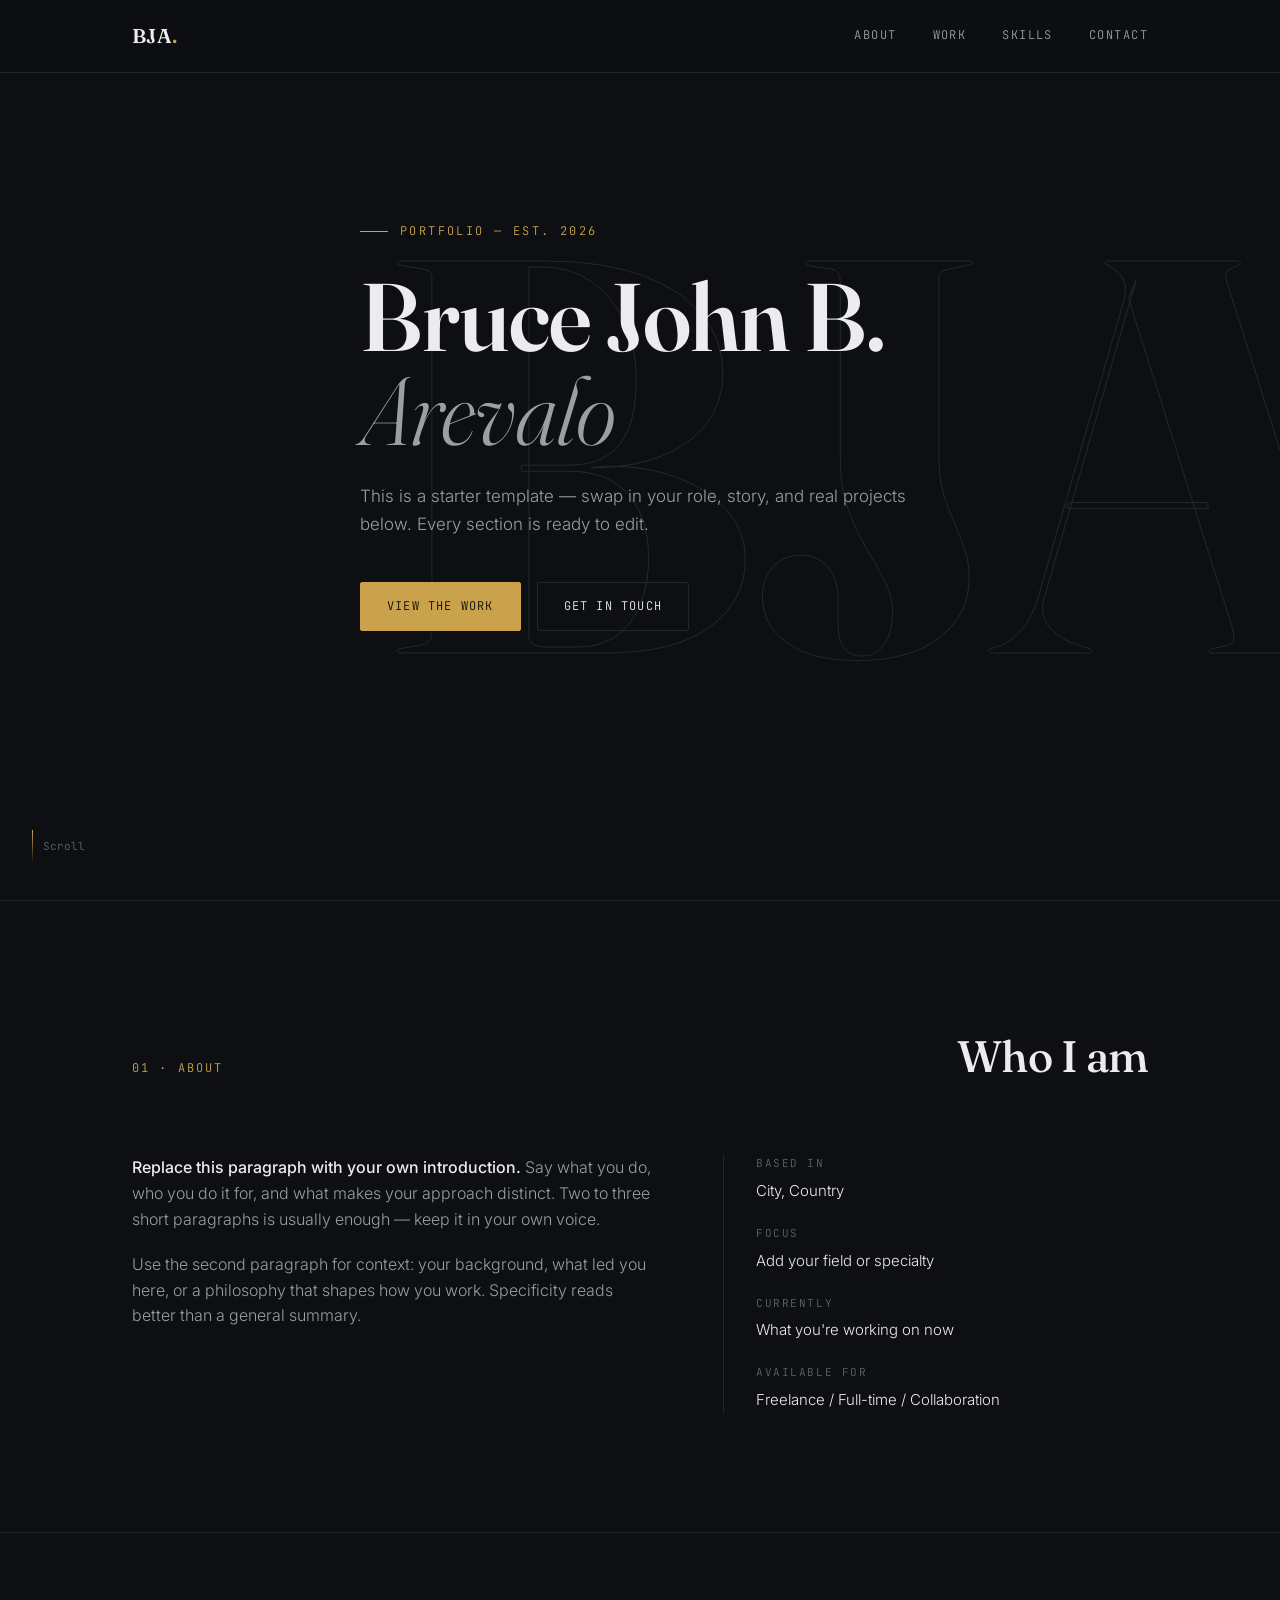
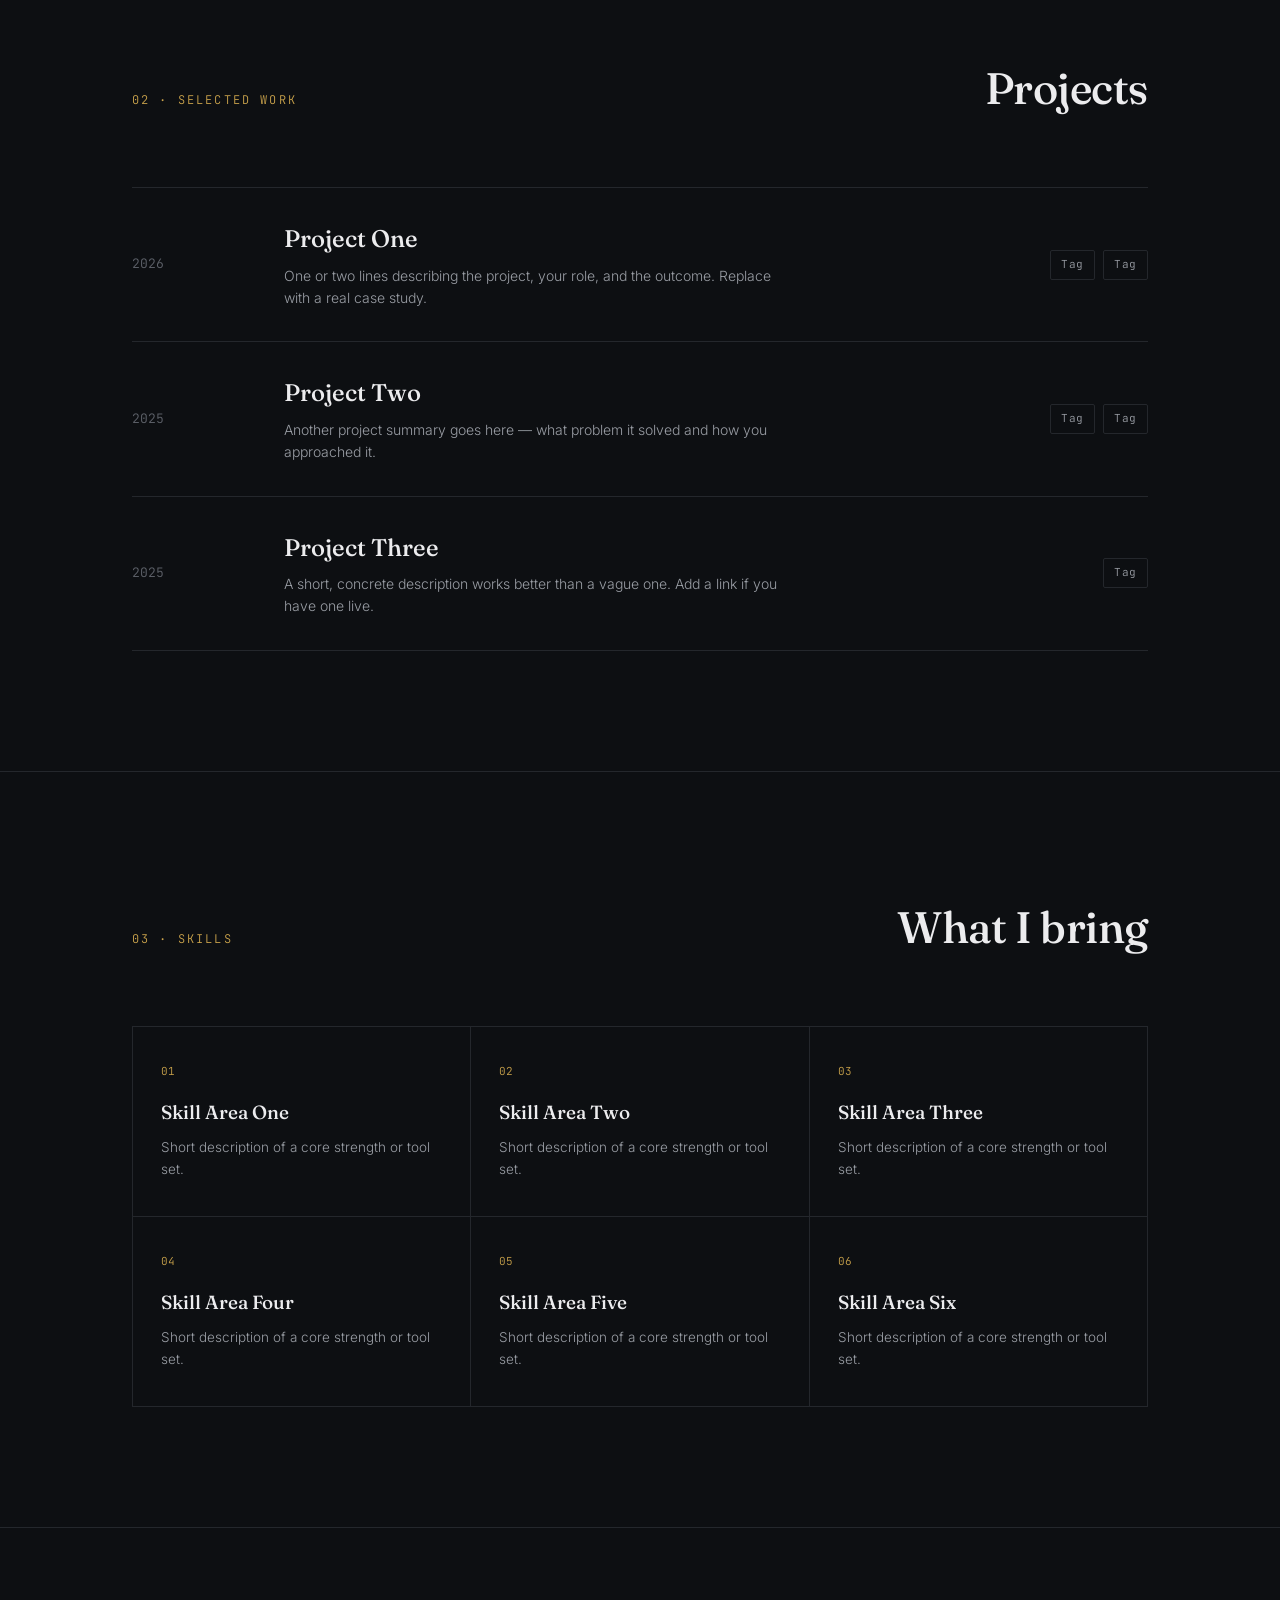
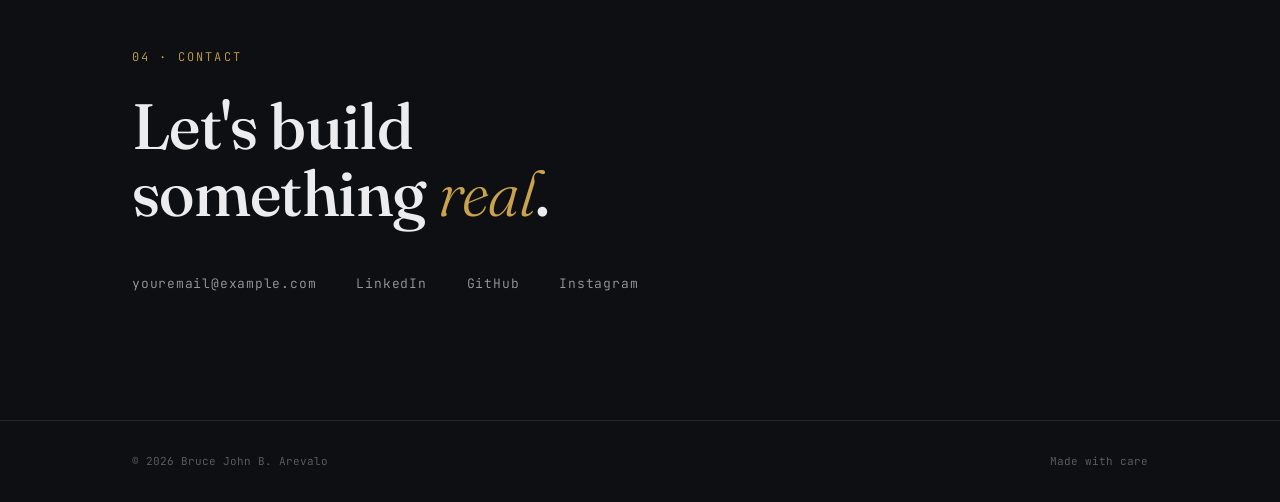
<file: portfolio.html>
<!DOCTYPE html>
<html lang="en">
<head>
<meta charset="UTF-8">
<meta name="viewport" content="width=device-width, initial-scale=1.0">
<title>Bruce John B. Arevalo — Portfolio</title>
<link rel="preconnect" href="https://fonts.googleapis.com">
<link rel="preconnect" href="https://fonts.gstatic.com" crossorigin>
<link href="https://fonts.googleapis.com/css2?family=Fraunces:opsz,wght@9..144,300;9..144,500;9..144,600;9..144,700&family=Inter:wght@300;400;500;600&family=JetBrains+Mono:wght@400;500&display=swap" rel="stylesheet">
<style>
  :root{
    --bg: #0d0f12;
    --bg-raised: #14171b;
    --ink: #ececee;
    --ink-dim: #9a9ea5;
    --ink-faint: #5f636b;
    --brass: #c9a24b;
    --brass-dim: #7d6a3a;
    --line: #24272c;
    --display: 'Fraunces', serif;
    --body: 'Inter', sans-serif;
    --mono: 'JetBrains Mono', monospace;
  }

  *{ margin:0; padding:0; box-sizing:border-box; }

  html{ scroll-behavior:smooth; }

  body{
    background:var(--bg);
    color:var(--ink);
    font-family:var(--body);
    font-weight:300;
    line-height:1.6;
    -webkit-font-smoothing:antialiased;
  }

  ::selection{ background:var(--brass); color:#0d0f12; }

  a{ color:inherit; text-decoration:none; }

  .wrap{
    max-width:1080px;
    margin:0 auto;
    padding:0 32px;
  }

  /* ---------- nav ---------- */
  header{
    position:fixed;
    top:0; left:0; right:0;
    z-index:50;
    background:rgba(13,15,18,0.85);
    backdrop-filter:blur(10px);
    border-bottom:1px solid var(--line);
  }
  nav.wrap{
    display:flex;
    align-items:center;
    justify-content:space-between;
    height:72px;
  }
  .monogram{
    font-family:var(--display);
    font-weight:600;
    font-size:20px;
    letter-spacing:0.02em;
  }
  .monogram span{ color:var(--brass); }
  .navlinks{
    display:flex;
    gap:36px;
    font-family:var(--mono);
    font-size:12px;
    text-transform:uppercase;
    letter-spacing:0.12em;
    color:var(--ink-dim);
  }
  .navlinks a{ transition:color .25s ease; position:relative; }
  .navlinks a:hover, .navlinks a:focus-visible{ color:var(--ink); }
  .navlinks a::after{
    content:'';
    position:absolute;
    left:0; bottom:-6px;
    width:0%; height:1px;
    background:var(--brass);
    transition:width .25s ease;
  }
  .navlinks a:hover::after, .navlinks a:focus-visible::after{ width:100%; }
  .navtoggle{ display:none; }

  /* ---------- hero ---------- */
  .hero{
    min-height:100vh;
    display:flex;
    flex-direction:column;
    justify-content:center;
    position:relative;
    padding-top:72px;
    overflow:hidden;
  }
  .hero-bg-mark{
    position:absolute;
    right:-6vw;
    top:50%;
    transform:translateY(-50%);
    font-family:var(--display);
    font-weight:700;
    font-size:min(46vw, 560px);
    line-height:1;
    color:transparent;
    -webkit-text-stroke:1px var(--line);
    user-select:none;
    pointer-events:none;
    z-index:0;
  }
  .hero-inner{ position:relative; z-index:1; }
  .eyebrow{
    font-family:var(--mono);
    font-size:12px;
    letter-spacing:0.2em;
    text-transform:uppercase;
    color:var(--brass);
    display:flex;
    align-items:center;
    gap:12px;
    margin-bottom:28px;
    opacity:0;
    animation:rise .8s ease forwards;
    animation-delay:.1s;
  }
  .eyebrow::before{
    content:'';
    width:28px; height:1px;
    background:var(--brass);
  }
  h1.name{
    font-family:var(--display);
    font-weight:600;
    font-size:clamp(42px, 8vw, 96px);
    line-height:0.98;
    letter-spacing:-0.01em;
    max-width:900px;
    opacity:0;
    animation:rise .9s ease forwards;
    animation-delay:.25s;
  }
  h1.name em{
    font-style:italic;
    font-weight:300;
    color:var(--ink-dim);
  }
  .tagline{
    margin-top:26px;
    max-width:560px;
    font-size:17px;
    color:var(--ink-dim);
    font-weight:300;
    opacity:0;
    animation:rise .9s ease forwards;
    animation-delay:.4s;
  }
  .hero-cta{
    margin-top:44px;
    display:flex;
    gap:16px;
    flex-wrap:wrap;
    opacity:0;
    animation:rise .9s ease forwards;
    animation-delay:.55s;
  }
  .btn{
    font-family:var(--mono);
    font-size:12px;
    letter-spacing:0.1em;
    text-transform:uppercase;
    padding:14px 26px;
    border-radius:2px;
    transition:all .25s ease;
    border:1px solid var(--line);
  }
  .btn.primary{
    background:var(--brass);
    color:#0d0f12;
    border-color:var(--brass);
  }
  .btn.primary:hover{ background:#dab55c; border-color:#dab55c; transform:translateY(-2px); }
  .btn.ghost{ color:var(--ink); }
  .btn.ghost:hover{ border-color:var(--brass); color:var(--brass); transform:translateY(-2px); }

  @keyframes rise{
    from{ opacity:0; transform:translateY(18px); }
    to{ opacity:1; transform:translateY(0); }
  }

  .scroll-cue{
    position:absolute;
    bottom:36px;
    left:32px;
    font-family:var(--mono);
    font-size:11px;
    color:var(--ink-faint);
    display:flex;
    align-items:center;
    gap:10px;
  }
  .scroll-cue .bar{
    width:1px; height:34px;
    background:linear-gradient(var(--brass), transparent);
  }

  /* ---------- section shared ---------- */
  section{ padding:120px 0; border-top:1px solid var(--line); }
  .sec-head{
    display:flex;
    align-items:baseline;
    justify-content:space-between;
    margin-bottom:64px;
    gap:24px;
    flex-wrap:wrap;
  }
  .sec-label{
    font-family:var(--mono);
    font-size:12px;
    letter-spacing:0.18em;
    text-transform:uppercase;
    color:var(--brass);
  }
  .sec-title{
    font-family:var(--display);
    font-weight:500;
    font-size:clamp(28px, 4vw, 44px);
    letter-spacing:-0.01em;
  }

  .reveal{
    opacity:0;
    transform:translateY(24px);
    transition:opacity .7s ease, transform .7s ease;
  }
  .reveal.in{ opacity:1; transform:translateY(0); }

  /* ---------- about ---------- */
  .about-grid{
    display:grid;
    grid-template-columns:1.1fr 0.9fr;
    gap:72px;
    align-items:start;
  }
  .about-text p{ color:var(--ink-dim); font-size:16px; margin-bottom:20px; max-width:52ch; }
  .about-text p strong{ color:var(--ink); font-weight:500; }
  .facts{
    border-left:1px solid var(--line);
    padding-left:32px;
    display:flex;
    flex-direction:column;
    gap:22px;
  }
  .fact dt{
    font-family:var(--mono);
    font-size:11px;
    letter-spacing:0.14em;
    text-transform:uppercase;
    color:var(--ink-faint);
    margin-bottom:6px;
  }
  .fact dd{ font-size:15px; color:var(--ink); }

  /* ---------- work ---------- */
  .work-list{ display:flex; flex-direction:column; }
  .work-item{
    display:grid;
    grid-template-columns:120px 1fr auto;
    align-items:center;
    gap:32px;
    padding:32px 0;
    border-top:1px solid var(--line);
    transition:background .3s ease;
  }
  .work-item:last-child{ border-bottom:1px solid var(--line); }
  .work-item:hover{ background:var(--bg-raised); }
  .work-year{
    font-family:var(--mono);
    font-size:13px;
    color:var(--ink-faint);
  }
  .work-name{
    font-family:var(--display);
    font-size:24px;
    font-weight:500;
  }
  .work-desc{
    color:var(--ink-dim);
    font-size:14px;
    margin-top:6px;
    max-width:56ch;
  }
  .work-tags{
    display:flex;
    gap:8px;
    flex-wrap:wrap;
    justify-self:end;
  }
  .tag{
    font-family:var(--mono);
    font-size:11px;
    letter-spacing:0.06em;
    color:var(--ink-dim);
    border:1px solid var(--line);
    padding:5px 10px;
    border-radius:2px;
    white-space:nowrap;
  }

  /* ---------- skills ---------- */
  .skills-grid{
    display:grid;
    grid-template-columns:repeat(3, 1fr);
    gap:1px;
    background:var(--line);
    border:1px solid var(--line);
  }
  .skill-card{
    background:var(--bg);
    padding:36px 28px;
    transition:background .3s ease;
  }
  .skill-card:hover{ background:var(--bg-raised); }
  .skill-num{
    font-family:var(--mono);
    font-size:11px;
    color:var(--brass);
    margin-bottom:16px;
  }
  .skill-title{
    font-family:var(--display);
    font-size:19px;
    font-weight:500;
    margin-bottom:10px;
  }
  .skill-desc{ font-size:13.5px; color:var(--ink-dim); }

  /* ---------- contact ---------- */
  .contact{
    display:flex;
    flex-direction:column;
    align-items:flex-start;
    gap:8px;
  }
  .contact-title{
    font-family:var(--display);
    font-weight:500;
    font-size:clamp(32px, 6vw, 64px);
    letter-spacing:-0.01em;
    line-height:1.05;
  }
  .contact-title em{ color:var(--brass); font-style:italic; font-weight:300; }
  .contact-links{
    margin-top:40px;
    display:flex;
    gap:40px;
    flex-wrap:wrap;
  }
  .contact-links a{
    font-family:var(--mono);
    font-size:13px;
    letter-spacing:0.06em;
    color:var(--ink-dim);
    border-bottom:1px solid transparent;
    padding-bottom:4px;
    transition:all .25s ease;
  }
  .contact-links a:hover{ color:var(--brass); border-color:var(--brass); }

  footer{
    border-top:1px solid var(--line);
    padding:32px 0;
    font-family:var(--mono);
    font-size:11px;
    color:var(--ink-faint);
    display:flex;
    justify-content:space-between;
  }

  @media (max-width: 760px){
    .navlinks{ display:none; }
    .about-grid{ grid-template-columns:1fr; gap:40px; }
    .facts{ border-left:none; padding-left:0; border-top:1px solid var(--line); padding-top:28px; }
    .work-item{ grid-template-columns:1fr; gap:8px; }
    .work-tags{ justify-self:start; margin-top:10px; }
    .skills-grid{ grid-template-columns:1fr; }
    section{ padding:80px 0; }
    footer{ flex-direction:column; gap:10px; }
  }
</style>
</head>
<body>

<header>
  <nav class="wrap">
    <div class="monogram">BJA<span>.</span></div>
    <div class="navlinks">
      <a href="#about">About</a>
      <a href="#work">Work</a>
      <a href="#skills">Skills</a>
      <a href="#contact">Contact</a>
    </div>
  </nav>
</header>

<section class="hero">
  <div class="hero-bg-mark">BJA</div>
  <div class="wrap hero-inner">
    <div class="eyebrow">Portfolio — Est. 2026</div>
    <h1 class="name">Bruce John B.<br><em>Arevalo</em></h1>
    <p class="tagline">This is a starter template — swap in your role, story, and real projects below. Every section is ready to edit.</p>
    <div class="hero-cta">
      <a href="#work" class="btn primary">View the work</a>
      <a href="#contact" class="btn ghost">Get in touch</a>
    </div>
  </div>
  <div class="scroll-cue"><span class="bar"></span> Scroll</div>
</section>

<section id="about">
  <div class="wrap">
    <div class="sec-head">
      <span class="sec-label">01 · About</span>
      <h2 class="sec-title">Who I am</h2>
    </div>
    <div class="about-grid">
      <div class="about-text reveal">
        <p><strong>Replace this paragraph with your own introduction.</strong> Say what you do, who you do it for, and what makes your approach distinct. Two to three short paragraphs is usually enough — keep it in your own voice.</p>
        <p>Use the second paragraph for context: your background, what led you here, or a philosophy that shapes how you work. Specificity reads better than a general summary.</p>
      </div>
      <dl class="facts reveal">
        <div class="fact"><dt>Based in</dt><dd>City, Country</dd></div>
        <div class="fact"><dt>Focus</dt><dd>Add your field or specialty</dd></div>
        <div class="fact"><dt>Currently</dt><dd>What you're working on now</dd></div>
        <div class="fact"><dt>Available for</dt><dd>Freelance / Full-time / Collaboration</dd></div>
      </dl>
    </div>
  </div>
</section>

<section id="work">
  <div class="wrap">
    <div class="sec-head">
      <span class="sec-label">02 · Selected Work</span>
      <h2 class="sec-title">Projects</h2>
    </div>
    <div class="work-list">
      <div class="work-item reveal">
        <span class="work-year">2026</span>
        <div>
          <div class="work-name">Project One</div>
          <div class="work-desc">One or two lines describing the project, your role, and the outcome. Replace with a real case study.</div>
        </div>
        <div class="work-tags"><span class="tag">Tag</span><span class="tag">Tag</span></div>
      </div>
      <div class="work-item reveal">
        <span class="work-year">2025</span>
        <div>
          <div class="work-name">Project Two</div>
          <div class="work-desc">Another project summary goes here — what problem it solved and how you approached it.</div>
        </div>
        <div class="work-tags"><span class="tag">Tag</span><span class="tag">Tag</span></div>
      </div>
      <div class="work-item reveal">
        <span class="work-year">2025</span>
        <div>
          <div class="work-name">Project Three</div>
          <div class="work-desc">A short, concrete description works better than a vague one. Add a link if you have one live.</div>
        </div>
        <div class="work-tags"><span class="tag">Tag</span></div>
      </div>
    </div>
  </div>
</section>

<section id="skills">
  <div class="wrap">
    <div class="sec-head">
      <span class="sec-label">03 · Skills</span>
      <h2 class="sec-title">What I bring</h2>
    </div>
    <div class="skills-grid">
      <div class="skill-card reveal">
        <div class="skill-num">01</div>
        <div class="skill-title">Skill Area One</div>
        <div class="skill-desc">Short description of a core strength or tool set.</div>
      </div>
      <div class="skill-card reveal">
        <div class="skill-num">02</div>
        <div class="skill-title">Skill Area Two</div>
        <div class="skill-desc">Short description of a core strength or tool set.</div>
      </div>
      <div class="skill-card reveal">
        <div class="skill-num">03</div>
        <div class="skill-title">Skill Area Three</div>
        <div class="skill-desc">Short description of a core strength or tool set.</div>
      </div>
      <div class="skill-card reveal">
        <div class="skill-num">04</div>
        <div class="skill-title">Skill Area Four</div>
        <div class="skill-desc">Short description of a core strength or tool set.</div>
      </div>
      <div class="skill-card reveal">
        <div class="skill-num">05</div>
        <div class="skill-title">Skill Area Five</div>
        <div class="skill-desc">Short description of a core strength or tool set.</div>
      </div>
      <div class="skill-card reveal">
        <div class="skill-num">06</div>
        <div class="skill-title">Skill Area Six</div>
        <div class="skill-desc">Short description of a core strength or tool set.</div>
      </div>
    </div>
  </div>
</section>

<section id="contact">
  <div class="wrap">
    <div class="sec-label" style="margin-bottom:24px; display:block;">04 · Contact</div>
    <div class="contact reveal">
      <div class="contact-title">Let's build<br>something <em>real</em>.</div>
      <div class="contact-links">
        <a href="mailto:youremail@example.com">youremail@example.com</a>
        <a href="#">LinkedIn</a>
        <a href="#">GitHub</a>
        <a href="#">Instagram</a>
      </div>
    </div>
  </div>
</section>

<footer>
  <div class="wrap" style="display:flex; justify-content:space-between; width:100%;">
    <span>© 2026 Bruce John B. Arevalo</span>
    <span>Made with care</span>
  </div>
</footer>

<script>
  const observer = new IntersectionObserver((entries) => {
    entries.forEach(entry => {
      if(entry.isIntersecting){
        entry.target.classList.add('in');
        observer.unobserve(entry.target);
      }
    });
  }, { threshold: 0.15 });

  document.querySelectorAll('.reveal').forEach(el => observer.observe(el));
</script>

</body>
</html>
</file>
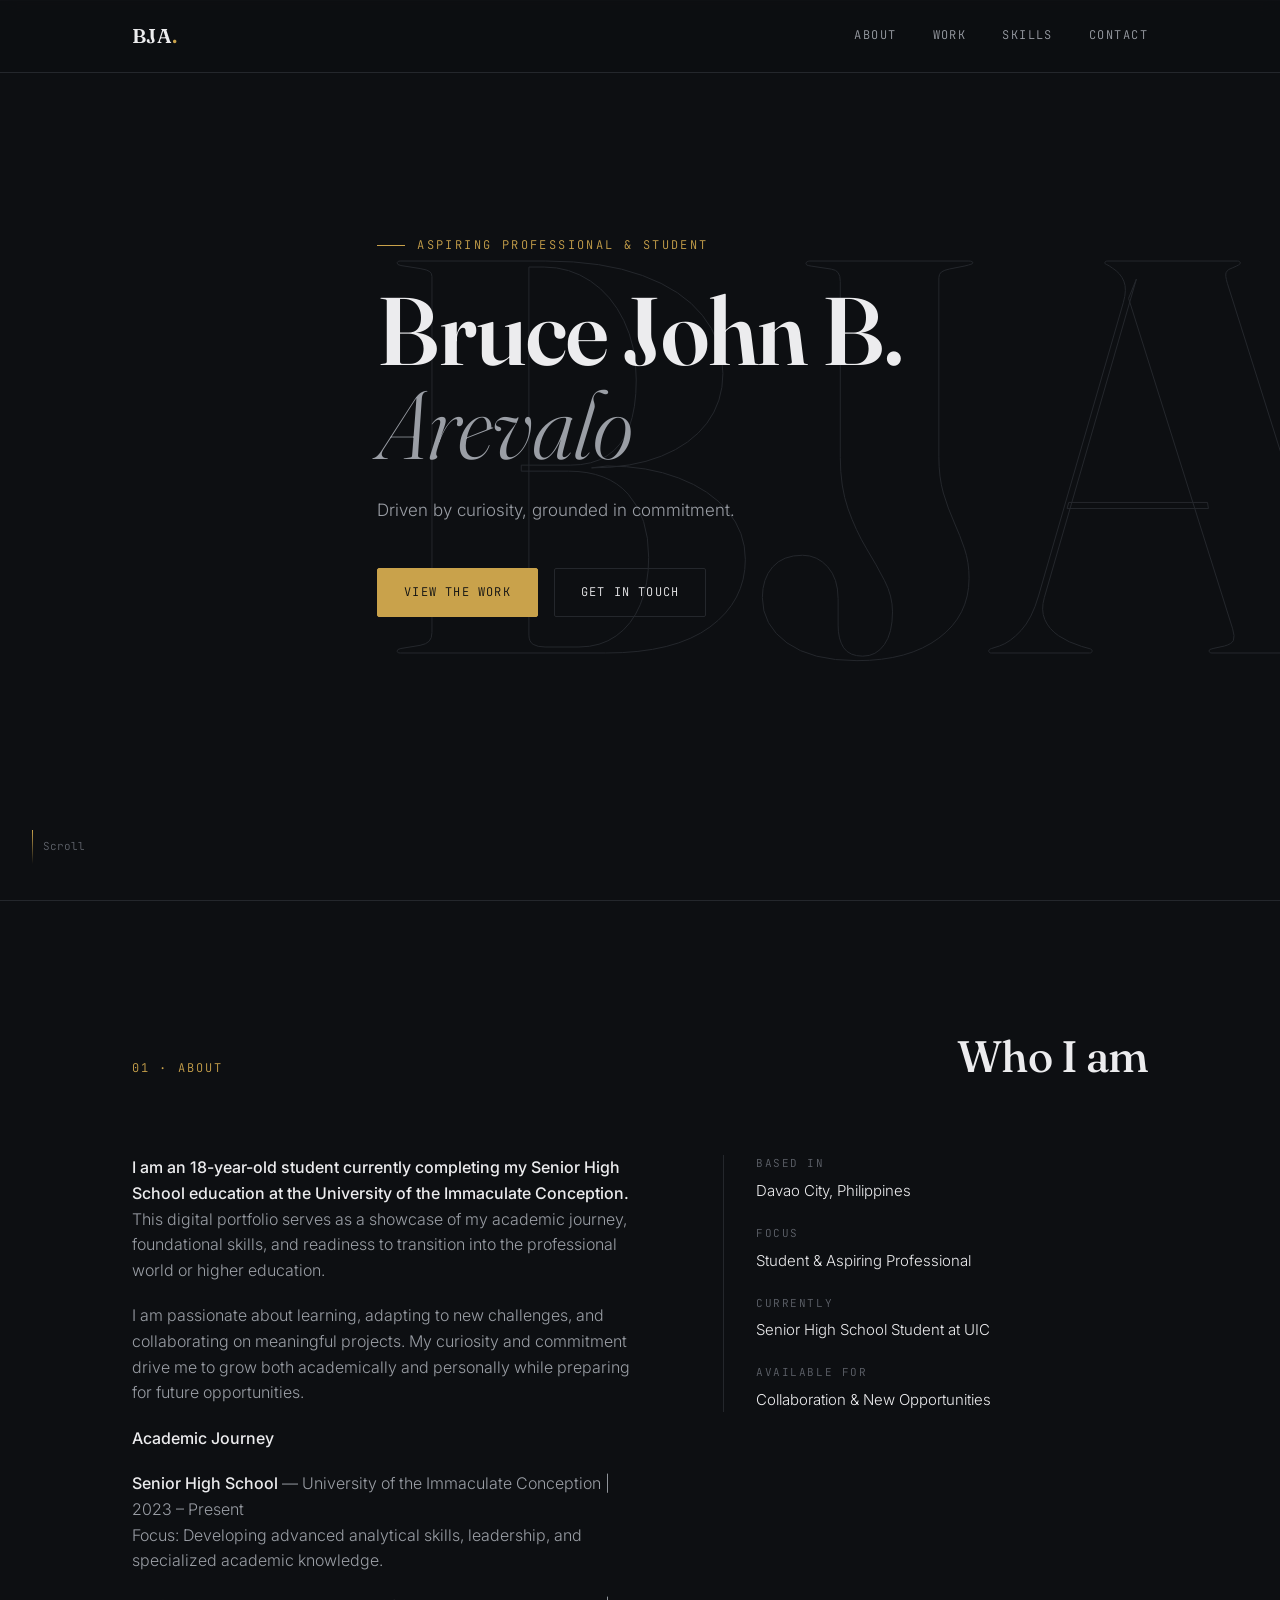
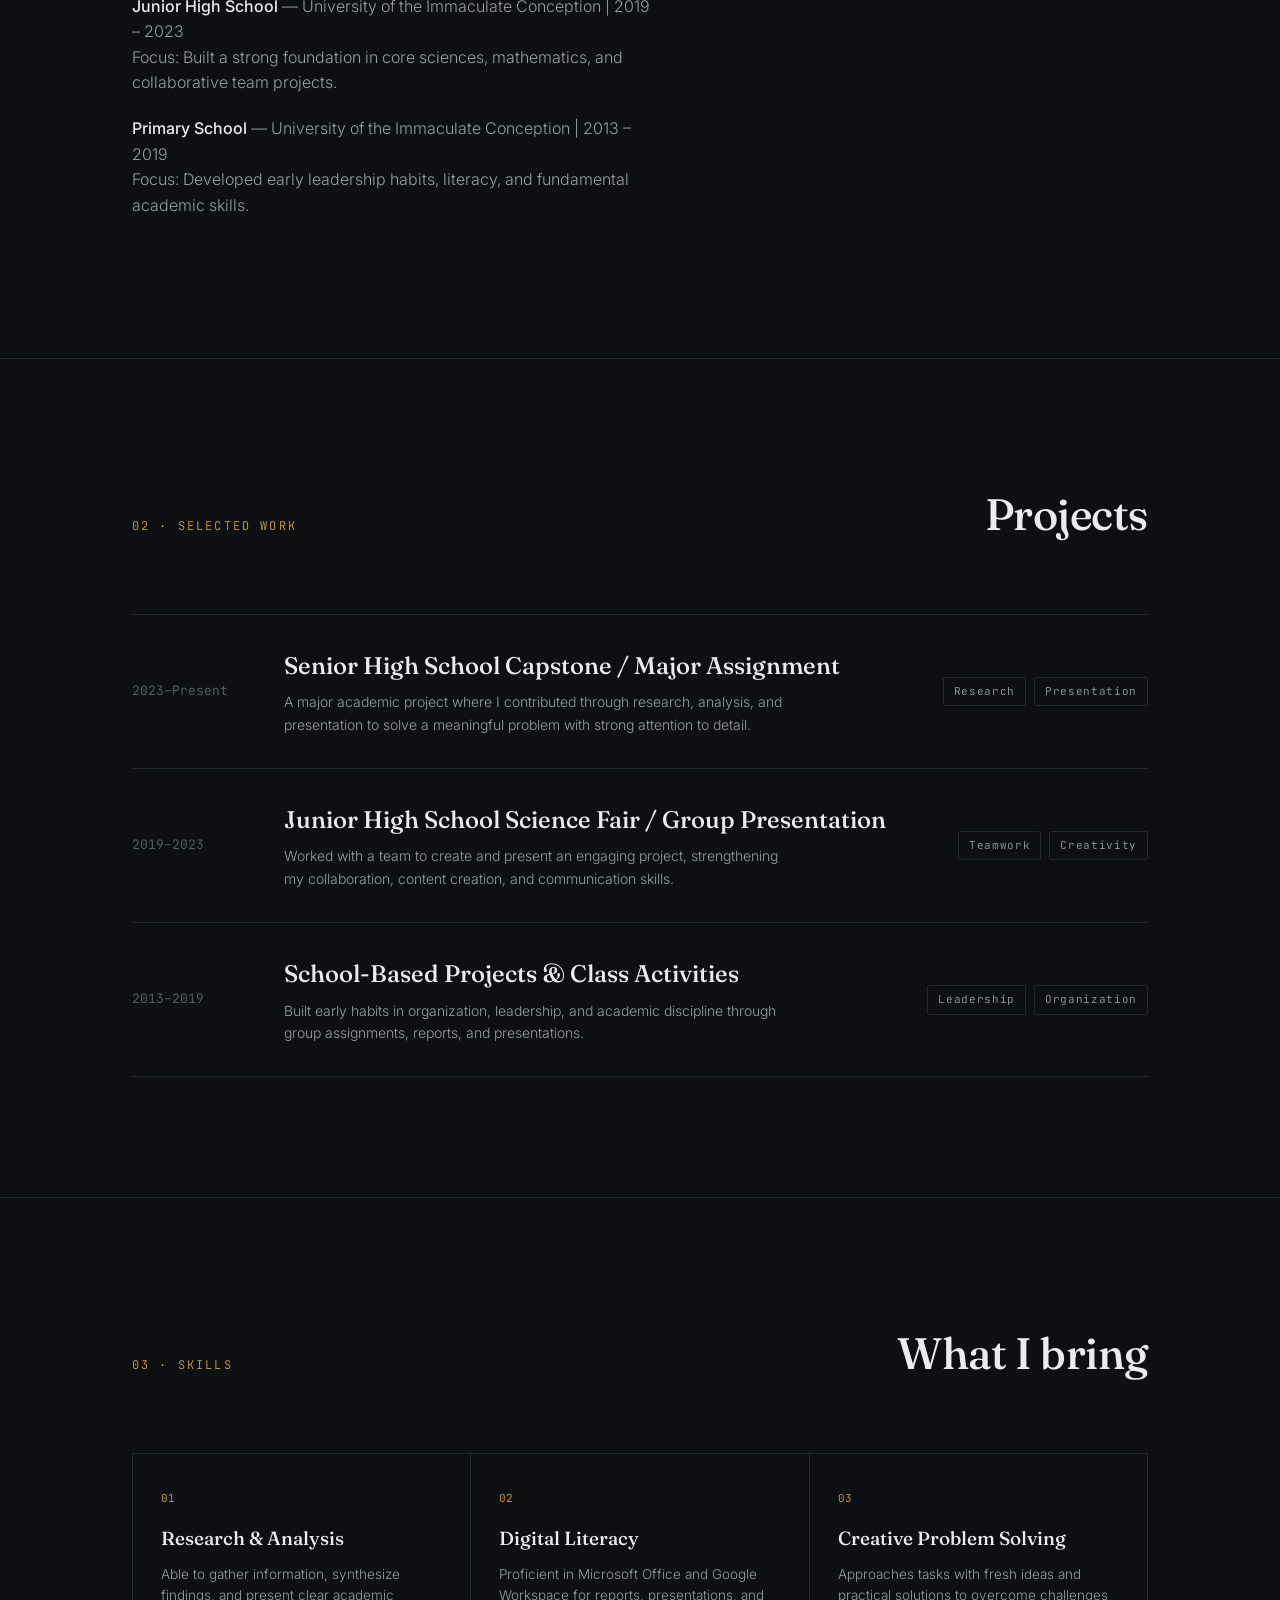
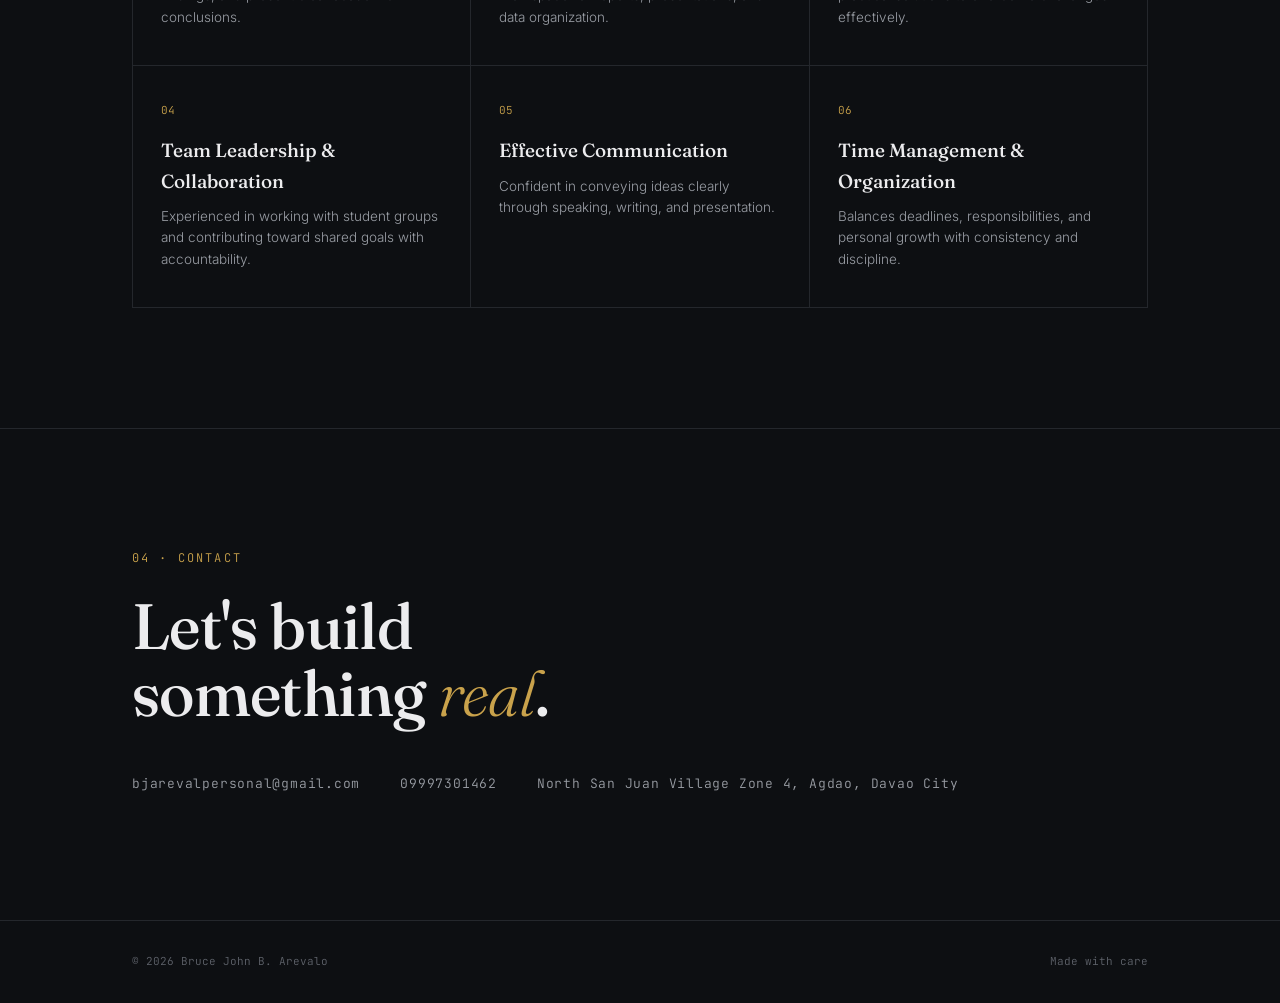
<file: Portfolio/portfolio.html>
<!DOCTYPE html>
<html lang="en">
<head>
<meta charset="UTF-8">
<meta name="viewport" content="width=device-width, initial-scale=1.0">
<title>Bruce John B. Arevalo — Portfolio</title>
<link rel="preconnect" href="https://fonts.googleapis.com">
<link rel="preconnect" href="https://fonts.gstatic.com" crossorigin>
<link href="https://fonts.googleapis.com/css2?family=Fraunces:opsz,wght@9..144,300;9..144,500;9..144,600;9..144,700&family=Inter:wght@300;400;500;600&family=JetBrains+Mono:wght@400;500&display=swap" rel="stylesheet">
<style>
  :root{
    --bg: #0d0f12;
    --bg-raised: #14171b;
    --ink: #ececee;
    --ink-dim: #9a9ea5;
    --ink-faint: #5f636b;
    --brass: #c9a24b;
    --brass-dim: #7d6a3a;
    --line: #24272c;
    --display: 'Fraunces', serif;
    --body: 'Inter', sans-serif;
    --mono: 'JetBrains Mono', monospace;
  }

  *{ margin:0; padding:0; box-sizing:border-box; }

  html{ scroll-behavior:smooth; }

  body{
    background:var(--bg);
    color:var(--ink);
    font-family:var(--body);
    font-weight:300;
    line-height:1.6;
    -webkit-font-smoothing:antialiased;
  }

  ::selection{ background:var(--brass); color:#0d0f12; }

  a{ color:inherit; text-decoration:none; }

  .wrap{
    max-width:1080px;
    margin:0 auto;
    padding:0 32px;
  }

  /* ---------- nav ---------- */
  header{
    position:fixed;
    top:0; left:0; right:0;
    z-index:50;
    background:rgba(13,15,18,0.85);
    backdrop-filter:blur(10px);
    border-bottom:1px solid var(--line);
  }
  nav.wrap{
    display:flex;
    align-items:center;
    justify-content:space-between;
    height:72px;
  }
  .monogram{
    font-family:var(--display);
    font-weight:600;
    font-size:20px;
    letter-spacing:0.02em;
  }
  .monogram span{ color:var(--brass); }
  .navlinks{
    display:flex;
    gap:36px;
    font-family:var(--mono);
    font-size:12px;
    text-transform:uppercase;
    letter-spacing:0.12em;
    color:var(--ink-dim);
  }
  .navlinks a{ transition:color .25s ease; position:relative; }
  .navlinks a:hover, .navlinks a:focus-visible{ color:var(--ink); }
  .navlinks a::after{
    content:'';
    position:absolute;
    left:0; bottom:-6px;
    width:0%; height:1px;
    background:var(--brass);
    transition:width .25s ease;
  }
  .navlinks a:hover::after, .navlinks a:focus-visible::after{ width:100%; }
  .navtoggle{ display:none; }

  /* ---------- hero ---------- */
  .hero{
    min-height:100vh;
    display:flex;
    flex-direction:column;
    justify-content:center;
    position:relative;
    padding-top:72px;
    overflow:hidden;
  }
  .hero-bg-mark{
    position:absolute;
    right:-6vw;
    top:50%;
    transform:translateY(-50%);
    font-family:var(--display);
    font-weight:700;
    font-size:min(46vw, 560px);
    line-height:1;
    color:transparent;
    -webkit-text-stroke:1px var(--line);
    user-select:none;
    pointer-events:none;
    z-index:0;
  }
  .hero-inner{ position:relative; z-index:1; }
  .eyebrow{
    font-family:var(--mono);
    font-size:12px;
    letter-spacing:0.2em;
    text-transform:uppercase;
    color:var(--brass);
    display:flex;
    align-items:center;
    gap:12px;
    margin-bottom:28px;
    opacity:0;
    animation:rise .8s ease forwards;
    animation-delay:.1s;
  }
  .eyebrow::before{
    content:'';
    width:28px; height:1px;
    background:var(--brass);
  }
  h1.name{
    font-family:var(--display);
    font-weight:600;
    font-size:clamp(42px, 8vw, 96px);
    line-height:0.98;
    letter-spacing:-0.01em;
    max-width:900px;
    opacity:0;
    animation:rise .9s ease forwards;
    animation-delay:.25s;
  }
  h1.name em{
    font-style:italic;
    font-weight:300;
    color:var(--ink-dim);
  }
  .tagline{
    margin-top:26px;
    max-width:560px;
    font-size:17px;
    color:var(--ink-dim);
    font-weight:300;
    opacity:0;
    animation:rise .9s ease forwards;
    animation-delay:.4s;
  }
  .hero-cta{
    margin-top:44px;
    display:flex;
    gap:16px;
    flex-wrap:wrap;
    opacity:0;
    animation:rise .9s ease forwards;
    animation-delay:.55s;
  }
  .btn{
    font-family:var(--mono);
    font-size:12px;
    letter-spacing:0.1em;
    text-transform:uppercase;
    padding:14px 26px;
    border-radius:2px;
    transition:all .25s ease;
    border:1px solid var(--line);
  }
  .btn.primary{
    background:var(--brass);
    color:#0d0f12;
    border-color:var(--brass);
  }
  .btn.primary:hover{ background:#dab55c; border-color:#dab55c; transform:translateY(-2px); }
  .btn.ghost{ color:var(--ink); }
  .btn.ghost:hover{ border-color:var(--brass); color:var(--brass); transform:translateY(-2px); }

  @keyframes rise{
    from{ opacity:0; transform:translateY(18px); }
    to{ opacity:1; transform:translateY(0); }
  }

  .scroll-cue{
    position:absolute;
    bottom:36px;
    left:32px;
    font-family:var(--mono);
    font-size:11px;
    color:var(--ink-faint);
    display:flex;
    align-items:center;
    gap:10px;
  }
  .scroll-cue .bar{
    width:1px; height:34px;
    background:linear-gradient(var(--brass), transparent);
  }

  /* ---------- section shared ---------- */
  section{ padding:120px 0; border-top:1px solid var(--line); }
  .sec-head{
    display:flex;
    align-items:baseline;
    justify-content:space-between;
    margin-bottom:64px;
    gap:24px;
    flex-wrap:wrap;
  }
  .sec-label{
    font-family:var(--mono);
    font-size:12px;
    letter-spacing:0.18em;
    text-transform:uppercase;
    color:var(--brass);
  }
  .sec-title{
    font-family:var(--display);
    font-weight:500;
    font-size:clamp(28px, 4vw, 44px);
    letter-spacing:-0.01em;
  }

  .reveal{
    opacity:1;
    transform:none;
    animation:fadeUp .7s ease both;
  }

  @keyframes fadeUp{
    from{ opacity:0; transform:translateY(24px); }
    to{ opacity:1; transform:translateY(0); }
  }

  /* ---------- about ---------- */
  .about-grid{
    display:grid;
    grid-template-columns:1.1fr 0.9fr;
    gap:72px;
    align-items:start;
  }
  .about-text p{ color:var(--ink-dim); font-size:16px; margin-bottom:20px; max-width:52ch; }
  .about-text p strong{ color:var(--ink); font-weight:500; }
  .facts{
    border-left:1px solid var(--line);
    padding-left:32px;
    display:flex;
    flex-direction:column;
    gap:22px;
  }
  .fact dt{
    font-family:var(--mono);
    font-size:11px;
    letter-spacing:0.14em;
    text-transform:uppercase;
    color:var(--ink-faint);
    margin-bottom:6px;
  }
  .fact dd{ font-size:15px; color:var(--ink); }

  /* ---------- work ---------- */
  .work-list{ display:flex; flex-direction:column; }
  .work-item{
    display:grid;
    grid-template-columns:120px 1fr auto;
    align-items:center;
    gap:32px;
    padding:32px 0;
    border-top:1px solid var(--line);
    transition:background .3s ease;
  }
  .work-item:last-child{ border-bottom:1px solid var(--line); }
  .work-item:hover{ background:var(--bg-raised); }
  .work-year{
    font-family:var(--mono);
    font-size:13px;
    color:var(--ink-faint);
  }
  .work-name{
    font-family:var(--display);
    font-size:24px;
    font-weight:500;
  }
  .work-desc{
    color:var(--ink-dim);
    font-size:14px;
    margin-top:6px;
    max-width:56ch;
  }
  .work-tags{
    display:flex;
    gap:8px;
    flex-wrap:wrap;
    justify-self:end;
  }
  .tag{
    font-family:var(--mono);
    font-size:11px;
    letter-spacing:0.06em;
    color:var(--ink-dim);
    border:1px solid var(--line);
    padding:5px 10px;
    border-radius:2px;
    white-space:nowrap;
  }

  /* ---------- skills ---------- */
  .skills-grid{
    display:grid;
    grid-template-columns:repeat(3, 1fr);
    gap:1px;
    background:var(--line);
    border:1px solid var(--line);
  }
  .skill-card{
    background:var(--bg);
    padding:36px 28px;
    transition:background .3s ease;
  }
  .skill-card:hover{ background:var(--bg-raised); }
  .skill-num{
    font-family:var(--mono);
    font-size:11px;
    color:var(--brass);
    margin-bottom:16px;
  }
  .skill-title{
    font-family:var(--display);
    font-size:19px;
    font-weight:500;
    margin-bottom:10px;
  }
  .skill-desc{ font-size:13.5px; color:var(--ink-dim); }

  /* ---------- contact ---------- */
  .contact{
    display:flex;
    flex-direction:column;
    align-items:flex-start;
    gap:8px;
  }
  .contact-title{
    font-family:var(--display);
    font-weight:500;
    font-size:clamp(32px, 6vw, 64px);
    letter-spacing:-0.01em;
    line-height:1.05;
  }
  .contact-title em{ color:var(--brass); font-style:italic; font-weight:300; }
  .contact-links{
    margin-top:40px;
    display:flex;
    gap:40px;
    flex-wrap:wrap;
  }
  .contact-links a{
    font-family:var(--mono);
    font-size:13px;
    letter-spacing:0.06em;
    color:var(--ink-dim);
    border-bottom:1px solid transparent;
    padding-bottom:4px;
    transition:all .25s ease;
  }
  .contact-links a:hover{ color:var(--brass); border-color:var(--brass); }

  footer{
    border-top:1px solid var(--line);
    padding:32px 0;
    font-family:var(--mono);
    font-size:11px;
    color:var(--ink-faint);
    display:flex;
    justify-content:space-between;
  }

  @media (max-width: 760px){
    .navlinks{ display:none; }
    .about-grid{ grid-template-columns:1fr; gap:40px; }
    .facts{ border-left:none; padding-left:0; border-top:1px solid var(--line); padding-top:28px; }
    .work-item{ grid-template-columns:1fr; gap:8px; }
    .work-tags{ justify-self:start; margin-top:10px; }
    .skills-grid{ grid-template-columns:1fr; }
    section{ padding:80px 0; }
    footer{ flex-direction:column; gap:10px; }
  }
</style>
</head>
<body>

<header>
  <nav class="wrap">
    <div class="monogram">BJA<span>.</span></div>
    <div class="navlinks">
      <a href="#about">About</a>
      <a href="#work">Work</a>
      <a href="#skills">Skills</a>
      <a href="#contact">Contact</a>
    </div>
  </nav>
</header>

<section class="hero">
  <div class="hero-bg-mark">BJA</div>
  <div class="wrap hero-inner">
    <div class="eyebrow">Aspiring Professional & Student</div>
    <h1 class="name">Bruce John B.<br><em>Arevalo</em></h1>
    <p class="tagline">Driven by curiosity, grounded in commitment.</p>
    <div class="hero-cta">
      <a href="#work" class="btn primary">View the work</a>
      <a href="#contact" class="btn ghost">Get in touch</a>
    </div>
  </div>
  <div class="scroll-cue"><span class="bar"></span> Scroll</div>
</section>

<section id="about">
  <div class="wrap">
    <div class="sec-head">
      <span class="sec-label">01 · About</span>
      <h2 class="sec-title">Who I am</h2>
    </div>
    <div class="about-grid">
      <div class="about-text reveal">
        <p><strong>I am an 18-year-old student currently completing my Senior High School education at the University of the Immaculate Conception.</strong> This digital portfolio serves as a showcase of my academic journey, foundational skills, and readiness to transition into the professional world or higher education.</p>
        <p>I am passionate about learning, adapting to new challenges, and collaborating on meaningful projects. My curiosity and commitment drive me to grow both academically and personally while preparing for future opportunities.</p>
        <p><strong>Academic Journey</strong></p>
        <p><strong>Senior High School</strong> — University of the Immaculate Conception | 2023 – Present<br>Focus: Developing advanced analytical skills, leadership, and specialized academic knowledge.</p>
        <p><strong>Junior High School</strong> — University of the Immaculate Conception | 2019 – 2023<br>Focus: Built a strong foundation in core sciences, mathematics, and collaborative team projects.</p>
        <p><strong>Primary School</strong> — University of the Immaculate Conception | 2013 – 2019<br>Focus: Developed early leadership habits, literacy, and fundamental academic skills.</p>
      </div>
      <dl class="facts reveal">
        <div class="fact"><dt>Based in</dt><dd>Davao City, Philippines</dd></div>
        <div class="fact"><dt>Focus</dt><dd>Student & Aspiring Professional</dd></div>
        <div class="fact"><dt>Currently</dt><dd>Senior High School Student at UIC</dd></div>
        <div class="fact"><dt>Available for</dt><dd>Collaboration & New Opportunities</dd></div>
      </dl>
    </div>
  </div>
</section>

<section id="work">
  <div class="wrap">
    <div class="sec-head">
      <span class="sec-label">02 · Selected Work</span>
      <h2 class="sec-title">Projects</h2>
    </div>
    <div class="work-list">
      <div class="work-item reveal">
        <span class="work-year">2023–Present</span>
        <div>
          <div class="work-name">Senior High School Capstone / Major Assignment</div>
          <div class="work-desc">A major academic project where I contributed through research, analysis, and presentation to solve a meaningful problem with strong attention to detail.</div>
        </div>
        <div class="work-tags"><span class="tag">Research</span><span class="tag">Presentation</span></div>
      </div>
      <div class="work-item reveal">
        <span class="work-year">2019–2023</span>
        <div>
          <div class="work-name">Junior High School Science Fair / Group Presentation</div>
          <div class="work-desc">Worked with a team to create and present an engaging project, strengthening my collaboration, content creation, and communication skills.</div>
        </div>
        <div class="work-tags"><span class="tag">Teamwork</span><span class="tag">Creativity</span></div>
      </div>
      <div class="work-item reveal">
        <span class="work-year">2013–2019</span>
        <div>
          <div class="work-name">School-Based Projects & Class Activities</div>
          <div class="work-desc">Built early habits in organization, leadership, and academic discipline through group assignments, reports, and presentations.</div>
        </div>
        <div class="work-tags"><span class="tag">Leadership</span><span class="tag">Organization</span></div>
      </div>
    </div>
  </div>
</section>

<section id="skills">
  <div class="wrap">
    <div class="sec-head">
      <span class="sec-label">03 · Skills</span>
      <h2 class="sec-title">What I bring</h2>
    </div>
    <div class="skills-grid">
      <div class="skill-card reveal">
        <div class="skill-num">01</div>
        <div class="skill-title">Research & Analysis</div>
        <div class="skill-desc">Able to gather information, synthesize findings, and present clear academic conclusions.</div>
      </div>
      <div class="skill-card reveal">
        <div class="skill-num">02</div>
        <div class="skill-title">Digital Literacy</div>
        <div class="skill-desc">Proficient in Microsoft Office and Google Workspace for reports, presentations, and data organization.</div>
      </div>
      <div class="skill-card reveal">
        <div class="skill-num">03</div>
        <div class="skill-title">Creative Problem Solving</div>
        <div class="skill-desc">Approaches tasks with fresh ideas and practical solutions to overcome challenges effectively.</div>
      </div>
      <div class="skill-card reveal">
        <div class="skill-num">04</div>
        <div class="skill-title">Team Leadership & Collaboration</div>
        <div class="skill-desc">Experienced in working with student groups and contributing toward shared goals with accountability.</div>
      </div>
      <div class="skill-card reveal">
        <div class="skill-num">05</div>
        <div class="skill-title">Effective Communication</div>
        <div class="skill-desc">Confident in conveying ideas clearly through speaking, writing, and presentation.</div>
      </div>
      <div class="skill-card reveal">
        <div class="skill-num">06</div>
        <div class="skill-title">Time Management & Organization</div>
        <div class="skill-desc">Balances deadlines, responsibilities, and personal growth with consistency and discipline.</div>
      </div>
    </div>
  </div>
</section>

<section id="contact">
  <div class="wrap">
    <div class="sec-label" style="margin-bottom:24px; display:block;">04 · Contact</div>
    <div class="contact reveal">
      <div class="contact-title">Let's build<br>something <em>real</em>.</div>
      <div class="contact-links">
        <a href="mailto:bjarevalpersonal@gmail.com">bjarevalpersonal@gmail.com</a>
        <a href="tel:+639997301462">09997301462</a>
        <a href="https://maps.google.com/?q=North+San+Juan+Village+Zone+4+Agdao+Davao+City">North San Juan Village Zone 4, Agdao, Davao City</a>
      </div>
    </div>
  </div>
</section>

<footer>
  <div class="wrap" style="display:flex; justify-content:space-between; width:100%;">
    <span>© 2026 Bruce John B. Arevalo</span>
    <span>Made with care</span>
  </div>
</footer>

</body>
</html>
</file>
<file: Midterm TLA 5 – Build a Markdown to HTML Converter/style.css>
* {
    box-sizing: border-box;
}

body {
    font-family: Arial, sans-serif;
    padding: 20px;
}

#markdown-input {
    width: 100%;
    height: 100px;
}

#html-output,
#preview {
    height: 100px;
    display: inline-block;
    width: 100%;
    border: 1px solid #ccc;
    padding: 10px;
    margin: auto;
    white-space: pre-wrap;
    background-color: #f9f9f9;
}

@media (min-width: 600px) {
    #markdown-input,
    #html-output,
    #preview {
        height: 200px;
        margin: 0;
    }

    #container {
        display: flex;
        justify-content: space-evenly;
        gap: 10px;
    }
}
</file>
<file: MyPortfolio/style.css>
/* ── Reset & Base ─────────────────────────────────────── */
*, *::before, *::after { box-sizing: border-box; margin: 0; padding: 0; }

:root {
  --paper:    #fdf8f0;
  --ink:      #1a1209;
  --pencil:   #4a3f2f;
  --yellow:   #ffd84d;
  --coral:    #ff6b5b;
  --sky:      #5bc8f5;
  --mint:     #4ecb8d;
  --lavender: #b89cf5;
  --peach:    #ffb347;
  --white:    #ffffff;
  --f-display: 'Caveat', cursive;
  --f-body:    'Nunito', sans-serif;
  --f-hand:    'Patrick Hand', cursive;
}

html { scroll-behavior: smooth; }

body {
  font-family: var(--f-body);
  background: var(--paper);
  color: var(--ink);
  min-height: 100vh;
}

/* hide scrollbar */
::-webkit-scrollbar { width: 5px; }
::-webkit-scrollbar-track { background: transparent; }
::-webkit-scrollbar-thumb { background: rgba(74,63,47,0.2); border-radius: 99px; }

a { text-decoration: none; color: inherit; }
img { display: block; max-width: 100%; }

/* ── Keyframes ────────────────────────────────────────── */
@keyframes float {
  0%,100% { transform: translateY(0); }
  50%      { transform: translateY(-12px); }
}
@keyframes float2 {
  0%,100% { transform: translateY(0) rotate(0deg); }
  50%      { transform: translateY(-8px) rotate(3deg); }
}
@keyframes wiggle {
  0%,100% { transform: rotate(-3deg); }
  50%      { transform: rotate(3deg); }
}
@keyframes pop-in {
  0%   { transform: scale(0) rotate(-10deg); opacity:0; }
  70%  { transform: scale(1.1) rotate(2deg); }
  100% { transform: scale(1) rotate(0deg); opacity:1; }
}
@keyframes slide-up {
  from { transform: translateY(36px); opacity:0; }
  to   { transform: translateY(0);    opacity:1; }
}
@keyframes draw {
  from { stroke-dashoffset: 400; }
  to   { stroke-dashoffset: 0; }
}
@keyframes spin-slow {
  from { transform: rotate(0deg); }
  to   { transform: rotate(360deg); }
}
@keyframes pulse-ring {
  0%   { transform: scale(1);   opacity:.7; }
  100% { transform: scale(1.6); opacity:0; }
}
@keyframes marquee {
  from { transform: translateX(0); }
  to   { transform: translateX(-50%); }
}
@keyframes fade-in-up {
  from { opacity:0; transform: translateY(28px) scale(.97); }
  to   { opacity:1; transform: translateY(0)    scale(1); }
}

/* ── Utility helpers ──────────────────────────────────── */
.float  { animation: float  3.5s ease-in-out infinite; }
.float2 { animation: float2 4.5s ease-in-out infinite; }
.wiggle { animation: wiggle 2.5s ease-in-out infinite; }
.spin   { animation: spin-slow 12s linear infinite; }

.slide-up { animation: slide-up .7s cubic-bezier(.34,1.4,.64,1) both; }
.pop-in   { animation: pop-in  .6s cubic-bezier(.34,1.56,.64,1) both; }

/* Wobbly doodle border */
.doodle {
  border: 3px solid var(--ink);
  border-radius: 2px 10px 4px 8px / 8px 3px 10px 4px;
  position: relative;
}
.doodle::after {
  content: '';
  position: absolute;
  inset: 3px;
  border: 1px solid var(--ink);
  border-radius: 1px 8px 2px 6px / 6px 1px 8px 2px;
  opacity: .12;
  pointer-events: none;
}

/* Doodle shadow (ink offset) */
.ink-shadow { box-shadow: 4px 5px 0 var(--ink); }
.ink-shadow-sm { box-shadow: 3px 3px 0 var(--ink); }

/* Section heading */
.section-label {
  font-family: var(--f-hand);
  font-size: .82rem;
  letter-spacing: .1em;
  text-transform: uppercase;
  color: var(--pencil);
  opacity: .65;
}
.section-title {
  font-family: var(--f-display);
  font-size: clamp(2rem,5vw,3.2rem);
  font-weight: 700;
  line-height: 1.1;
  margin: .3rem 0 .6rem;
}

/* Grid paper background */
.grid-bg {
  background-image:
    linear-gradient(rgba(74,63,47,.06) 1px, transparent 1px),
    linear-gradient(90deg, rgba(74,63,47,.06) 1px, transparent 1px);
  background-size: 28px 28px;
}

/* Dot pattern */
.dot-bg {
  background-image: radial-gradient(circle, rgba(74,63,47,.09) 1.5px, transparent 1.5px);
  background-size: 20px 20px;
}

/* Section wrapper */
section { padding: 80px 5vw; }
.container { max-width: 960px; margin: 0 auto; }
.section-head { text-align: center; margin-bottom: 52px; }

/* Squiggle divider (inline SVG via CSS) */
.squiggle {
  display: block;
  width: 80px;
  height: 12px;
  margin: 4px auto 0;
  background: none;
}

/* ── NAV ──────────────────────────────────────────────── */
nav {
  position: fixed;
  top: 0; left: 0; right: 0;
  z-index: 999;
  display: flex;
  align-items: center;
  justify-content: space-between;
  padding: 14px 5vw;
  transition: background .4s, border-color .4s, backdrop-filter .4s;
}
nav.scrolled {
  background: rgba(253,248,240,.9);
  backdrop-filter: blur(10px);
  border-bottom: 2px solid rgba(26,18,9,.1);
}

.nav-logo {
  font-family: var(--f-display);
  font-size: 1.6rem;
  font-weight: 700;
}
.nav-links {
  display: flex;
  gap: 24px;
  flex-wrap: wrap;
}
.nav-link {
  font-family: var(--f-display);
  font-size: 1.05rem;
  font-weight: 600;
  position: relative;
  transition: color .2s;
}
.nav-link::after {
  content: '';
  position: absolute;
  bottom: -2px; left: 0;
  width: 0; height: 3px;
  background: var(--coral);
  border-radius: 2px;
  transition: width .3s cubic-bezier(.34,1.56,.64,1);
}
.nav-link:hover { color: var(--coral); }
.nav-link:hover::after { width: 100%; }

/* ── HERO ─────────────────────────────────────────────── */
#hero {
  min-height: 100vh;
  display: flex;
  align-items: center;
  justify-content: center;
  text-align: center;
  position: relative;
  overflow: hidden;
  padding-top: 90px;
}

.hero-content { max-width: 680px; position: relative; z-index: 1; }

.avatar-wrap {
  position: relative;
  display: inline-block;
  margin-bottom: 32px;
}
.avatar {
  width: 140px;
  height: 140px;
  border-radius: 50%;
  background: linear-gradient(135deg, var(--yellow), var(--coral));
  border: 4px solid var(--ink);
  box-shadow: 6px 8px 0 var(--ink);
  display: flex;
  align-items: center;
  justify-content: center;
  overflow: hidden;
  line-height: 1;
  animation: float 4s ease-in-out infinite;
}
.avatar-star {
  position: absolute;
  bottom: -6px; right: -10px;
  font-size: 1.8rem;
  animation: wiggle 2s ease-in-out infinite;
}
.avatar img {
  width: 100%;
  height: 100%;
  object-fit: cover;
  object-position: center top;
}

.hero-name {
  font-family: var(--f-display);
  font-size: clamp(3rem,9vw,5.5rem);
  font-weight: 700;
  line-height: 1.05;
  margin-bottom: 12px;
  animation: slide-up .7s .1s cubic-bezier(.34,1.4,.64,1) both;
}
.hero-sub {
  font-family: var(--f-hand);
  font-size: 1.25rem;
  color: var(--pencil);
  margin-bottom: 24px;
  animation: slide-up .7s .2s cubic-bezier(.34,1.4,.64,1) both;
}
.hero-bio {
  font-size: 1rem;
  line-height: 1.8;
  color: var(--pencil);
  max-width: 520px;
  margin: 0 auto 40px;
  animation: slide-up .7s .3s cubic-bezier(.34,1.4,.64,1) both;
}

/* Social buttons */
.social-row {
  display: flex;
  flex-wrap: wrap;
  gap: 12px;
  justify-content: center;
  animation: slide-up .7s .4s cubic-bezier(.34,1.4,.64,1) both;
}
.social-btn {
  display: inline-flex;
  align-items: center;
  gap: 7px;
  padding: 9px 18px;
  font-family: var(--f-hand);
  font-size: .95rem;
  font-weight: 600;
  border: 2.5px solid var(--ink);
  border-radius: 2px 12px 3px 10px / 10px 2px 12px 3px;
  background: var(--white);
  color: var(--ink);
  box-shadow: 3px 4px 0 var(--ink);
  transition: transform .2s cubic-bezier(.34,1.56,.64,1), box-shadow .2s, background .2s, color .2s;
  cursor: pointer;
}
.social-btn:hover {
  transform: translateY(-3px) scale(1.05);
  box-shadow: 5px 7px 0 var(--ink);
}
.social-btn.gh:hover  { background: #1a1209; color: #fff; }
.social-btn.li:hover  { background: #0077b5; color: #fff; }
.social-btn.tw:hover  { background: #1da1f2; color: #fff; }
.social-btn.ig:hover  { background: #e1306c; color: #fff; }
.social-btn.em:hover  { background: var(--coral); color: #fff; }

/* Floating doodle shapes */
.deco {
  position: absolute;
  pointer-events: none;
  animation: float 4s ease-in-out infinite;
}

/* scroll cue */
.scroll-cue {
  margin-top: 56px;
  font-family: var(--f-hand);
  font-size: .9rem;
  color: var(--pencil);
  opacity: .6;
  animation: float 2.5s ease-in-out infinite;
}
.scroll-cue span { display: block; font-size: 1.4rem; }

/* ── STATS STRIP ─────────────────────────────────────── */
#stats {
  background: var(--ink);
  padding: 0;
  overflow: hidden;
}
.stats-track {
  display: flex;
  width: max-content;
  animation: marquee 18s linear infinite;
}
.stats-track:hover { animation-play-state: paused; }
.stat-chip {
  display: flex;
  align-items: center;
  gap: 10px;
  padding: 16px 32px;
  font-family: var(--f-display);
  font-size: 1.1rem;
  color: var(--paper);
  white-space: nowrap;
  border-right: 1px solid rgba(255,255,255,.12);
}
.stat-chip .val {
  color: var(--yellow);
  font-weight: 700;
}

/* ── ABOUT ────────────────────────────────────────────── */
#about { background: var(--white); position: relative; }

.about-grid {
  display: grid;
  grid-template-columns: 1fr 1fr;
  gap: 48px;
  align-items: center;
}
@media (max-width: 700px) {
  .about-grid { grid-template-columns: 1fr; }
  .nav-links { gap: 14px; }
}

.about-img-wrap {
  position: relative;
}
.about-photo {
  width: 100%;
  aspect-ratio: 1;
  border-radius: 4px 20px 6px 18px / 18px 4px 20px 6px;
  background: linear-gradient(135deg, var(--sky) 0%, var(--mint) 100%);
  border: 3px solid var(--ink);
  box-shadow: 8px 10px 0 var(--ink);
  display: flex;
  align-items: center;
  justify-content: center;
  overflow: hidden;
  transition: transform .3s cubic-bezier(.34,1.4,.64,1);
}
.about-photo:hover {
  transform: translateY(-6px) rotate(-1deg);
  box-shadow: 12px 16px 0 var(--ink);
}
.about-photo img {
  width: 100%;
  height: 100%;
  object-fit: cover;
  object-position: center top;
}
.about-badge {
  position: absolute;
  bottom: -16px; right: -16px;
  background: var(--yellow);
  border: 3px solid var(--ink);
  border-radius: 50%;
  width: 72px; height: 72px;
  display: flex; align-items: center; justify-content: center;
  font-size: 2rem;
  box-shadow: 3px 4px 0 var(--ink);
  animation: wiggle 3s ease-in-out infinite;
}

.about-text h3 {
  font-family: var(--f-display);
  font-size: 1.5rem;
  margin-bottom: 12px;
}
.about-text p {
  font-size: .97rem;
  line-height: 1.8;
  color: var(--pencil);
  margin-bottom: 16px;
}
.info-row {
  display: flex;
  flex-wrap: wrap;
  gap: 10px;
  margin-top: 20px;
}
.info-pill {
  font-family: var(--f-hand);
  font-size: .88rem;
  padding: 6px 14px;
  border: 2px solid var(--ink);
  border-radius: 2px 8px 2px 8px / 8px 2px 8px 2px;
  background: var(--paper);
  transition: transform .2s cubic-bezier(.34,1.56,.64,1);
}
.info-pill:hover {
  transform: scale(1.08) rotate(-1deg);
  background: var(--yellow);
}

/* ── EXPERIENCE ───────────────────────────────────────── */
#experience { background: var(--paper); position: relative; }

.achievement-grid {
  display: grid;
  grid-template-columns: repeat(auto-fit, minmax(160px, 1fr));
  gap: 20px;
  margin-bottom: 64px;
}
.achievement-card {
  padding: 24px 16px;
  text-align: center;
  background: var(--yellow);
  transition: transform .25s cubic-bezier(.34,1.56,.64,1), box-shadow .25s;
  cursor: default;
}
.achievement-card:nth-child(2) { background: var(--sky); transform: rotate(1.2deg); }
.achievement-card:nth-child(3) { background: var(--mint); transform: rotate(-1deg); }
.achievement-card:nth-child(4) { background: var(--lavender); transform: rotate(1.5deg); }

.achievement-card:hover {
  transform: translateY(-5px) rotate(0deg) scale(1.04) !important;
  box-shadow: 7px 9px 0 var(--ink) !important;
}
.achievement-card .ico { font-size: 2rem; margin-bottom: 8px; }
.achievement-card .val {
  font-family: var(--f-display);
  font-size: 2.6rem;
  font-weight: 700;
}
.achievement-card .lbl {
  font-family: var(--f-hand);
  font-size: .82rem;
  color: var(--pencil);
  margin-top: 2px;
}

/* Timeline */
.timeline { position: relative; padding-left: 44px; }
.timeline-line {
  position: absolute;
  left: 14px; top: 0; bottom: 0;
  width: 3px;
  background: var(--ink);
  border-radius: 2px;
}
.timeline-item { position: relative; margin-bottom: 36px; }
.timeline-dot {
  position: absolute;
  left: -37px; top: 20px;
  width: 24px; height: 24px;
  border-radius: 50%;
  border: 3px solid var(--ink);
  box-shadow: 2px 2px 0 var(--ink);
}
.timeline-card {
  background: var(--white);
  padding: 20px 24px;
  transition: transform .3s cubic-bezier(.34,1.56,.64,1), box-shadow .3s;
}
.timeline-card:hover {
  transform: translateY(-5px) rotate(.5deg);
  box-shadow: 7px 9px 0 var(--ink);
}
.timeline-top {
  display: flex;
  justify-content: space-between;
  align-items: flex-start;
  flex-wrap: wrap;
  gap: 8px;
  margin-bottom: 6px;
}
.timeline-role {
  font-family: var(--f-display);
  font-size: 1.35rem;
  font-weight: 600;
}
.timeline-period {
  font-family: var(--f-hand);
  font-size: .82rem;
  padding: 3px 10px;
  border: 2px solid var(--ink);
  border-radius: 0 6px 0 6px;
}
.timeline-company {
  font-family: var(--f-hand);
  font-size: .95rem;
  font-weight: 600;
  color: var(--pencil);
  margin-bottom: 8px;
}
.timeline-desc {
  font-size: .93rem;
  line-height: 1.7;
  color: var(--pencil);
}

/* ── PROJECTS ─────────────────────────────────────────── */
#projects { background: var(--white); }

.projects-grid {
  display: grid;
  grid-template-columns: repeat(auto-fit, minmax(280px, 1fr));
  gap: 24px;
}
.project-card {
  background: var(--paper);
  padding: 24px;
  display: flex;
  flex-direction: column;
  gap: 12px;
  transition: transform .3s cubic-bezier(.34,1.56,.64,1), box-shadow .3s;
  cursor: pointer;
}
.project-card:hover {
  transform: translateY(-6px) rotate(.5deg);
  box-shadow: 7px 9px 0 var(--ink);
}
.project-head {
  display: flex;
  align-items: center;
  gap: 12px;
}
.project-icon {
  width: 46px; height: 46px;
  border-radius: 50%;
  border: 2.5px solid var(--ink);
  display: flex; align-items: center; justify-content: center;
  font-size: 1.4rem;
  flex-shrink: 0;
}
.project-name {
  font-family: var(--f-display);
  font-size: 1.35rem;
  font-weight: 700;
}
.project-desc {
  font-size: .9rem;
  line-height: 1.7;
  color: var(--pencil);
  flex: 1;
}
.tag-row { display: flex; flex-wrap: wrap; gap: 6px; }
.tag {
  font-family: var(--f-hand);
  font-size: .78rem;
  padding: 3px 10px;
  border: 2px solid var(--ink);
  border-radius: 2px 7px 2px 7px / 7px 2px 7px 2px;
  background: var(--white);
  transition: transform .2s cubic-bezier(.34,1.56,.64,1), background .2s;
}
.tag:hover { transform: scale(1.1) rotate(-1.5deg); background: var(--yellow); }
.project-footer {
  display: flex;
  align-items: center;
  justify-content: space-between;
}
.project-stars {
  padding: 4px 8px;
  border: 2px solid transparent;
  border-radius: 6px;
  background: transparent;
  color: var(--pencil);
  cursor: pointer;
  font-family: var(--f-hand);
  font-size: .88rem;
  transition: transform .2s cubic-bezier(.34,1.56,.64,1), background .2s, color .2s;
}
.project-stars:hover,
.project-stars:focus-visible {
  background: var(--yellow);
  border-color: var(--ink);
  outline: none;
  transform: scale(1.06) rotate(-1deg);
}
.project-stars.saved {
  background: var(--yellow);
  border-color: var(--ink);
  color: var(--ink);
}
.view-btn {
  font-family: var(--f-hand);
  font-size: .9rem;
  font-weight: 600;
  padding: 5px 14px;
  border: 2px solid var(--ink);
  border-radius: 2px 7px 2px 7px;
  transition: transform .2s, background .2s;
}
.view-btn:hover { transform: scale(1.06); }

/* ── SKILLS ───────────────────────────────────────────── */
#skills { background: var(--paper); }

/* CSS-only tabs via radio inputs */
.tab-inputs { display: none; }

.tab-labels {
  display: flex;
  flex-wrap: wrap;
  gap: 12px;
  justify-content: center;
  margin-bottom: 36px;
}
.tab-label {
  font-family: var(--f-hand);
  font-size: 1rem;
  font-weight: 600;
  padding: 8px 20px;
  border: 2.5px solid var(--ink);
  border-radius: 2px 12px 3px 10px / 10px 2px 12px 3px;
  background: var(--white);
  cursor: pointer;
  box-shadow: 2px 3px 0 rgba(26,18,9,.25);
  transition: transform .2s cubic-bezier(.34,1.56,.64,1), box-shadow .2s, background .2s;
  user-select: none;
}
.tab-label:hover {
  transform: translateY(-2px) scale(1.04);
  box-shadow: 3px 4px 0 var(--ink);
}

/* active tab per panel */
#tab-fe:checked ~ .tab-labels .lbl-fe,
#tab-be:checked ~ .tab-labels .lbl-be,
#tab-do:checked ~ .tab-labels .lbl-do,
#tab-de:checked ~ .tab-labels .lbl-de {
  background: var(--yellow);
  box-shadow: 3px 4px 0 var(--ink);
  transform: translateY(-2px);
}
#tab-be:checked ~ .tab-labels .lbl-be { background: var(--sky); }
#tab-do:checked ~ .tab-labels .lbl-do { background: var(--mint); }
#tab-de:checked ~ .tab-labels .lbl-de { background: var(--lavender); }

.tab-panels > div { display: none; flex-wrap: wrap; gap: 10px; justify-content: center; }
#tab-fe:checked ~ .tab-panels .panel-fe,
#tab-be:checked ~ .tab-panels .panel-be,
#tab-do:checked ~ .tab-panels .panel-do,
#tab-de:checked ~ .tab-panels .panel-de { display: flex; }

.skill-tag {
  font-family: var(--f-hand);
  font-size: .95rem;
  padding: 8px 20px;
  border: 2.5px solid var(--ink);
  border-radius: 2px 9px 3px 8px / 8px 2px 9px 3px;
  background: var(--white);
  cursor: default;
  transition: transform .2s cubic-bezier(.34,1.56,.64,1), box-shadow .2s;
}
.skill-tag:hover {
  transform: scale(1.1) rotate(-1.5deg);
  box-shadow: 3px 4px 0 var(--ink);
}

/* Cert cards */
.cert-grid {
  display: grid;
  grid-template-columns: repeat(auto-fit, minmax(200px, 1fr));
  gap: 20px;
  margin-top: 56px;
}
.cert-card {
  padding: 22px 18px;
  transition: transform .25s cubic-bezier(.34,1.56,.64,1), box-shadow .25s;
  cursor: pointer;
}
.cert-card:hover {
  transform: translateY(-5px) scale(1.03) rotate(0deg) !important;
  box-shadow: 7px 9px 0 var(--ink) !important;
}
.cert-icon { font-size: 2rem; margin-bottom: 10px; }
.cert-name {
  font-family: var(--f-display);
  font-size: 1.1rem;
  font-weight: 600;
  margin-bottom: 4px;
}
.cert-issuer {
  font-family: var(--f-hand);
  font-size: .82rem;
  color: var(--pencil);
}
.cert-year {
  font-family: var(--f-hand);
  font-size: .78rem;
  margin-top: 6px;
  opacity: .6;
}

/* ── ACTIVITIES ───────────────────────────────────────── */
#activities { background: var(--white); }

.activities-grid {
  display: grid;
  grid-template-columns: repeat(auto-fit, minmax(260px, 1fr));
  gap: 24px;
}
.activity-card {
  background: var(--white);
  padding: 24px;
  border-left: 5px solid var(--yellow);
  transition: transform .3s cubic-bezier(.34,1.56,.64,1), box-shadow .3s;
  cursor: default;
}
.activity-card:nth-child(2) { border-left-color: var(--sky); }
.activity-card:nth-child(3) { border-left-color: var(--coral); }
.activity-card:nth-child(4) { border-left-color: var(--mint); }
.activity-card:nth-child(5) { border-left-color: var(--lavender); }
.activity-card:nth-child(6) { border-left-color: var(--peach); }

.activity-card:hover {
  transform: translateY(-5px) rotate(.4deg);
  box-shadow: 6px 8px 0 var(--ink);
}
.activity-icon { font-size: 2rem; margin-bottom: 10px; }
.activity-title {
  font-family: var(--f-display);
  font-size: 1.25rem;
  font-weight: 600;
  margin-bottom: 8px;
}
.activity-desc {
  font-size: .9rem;
  line-height: 1.7;
  color: var(--pencil);
}
.activity-card .view-btn {
  display: inline-block;
  margin-top: 16px;
}

/* ── CONTACT ──────────────────────────────────────────── */
#contact { background: var(--paper); }

.contact-wrap {
  max-width: 600px;
  margin: 0 auto;
}
.contact-lead {
  font-family: var(--f-hand);
  text-align: center;
  color: var(--pencil);
  margin-bottom: 40px;
  font-size: 1.05rem;
}
.form-group { margin-bottom: 20px; }
.form-label {
  display: block;
  font-family: var(--f-hand);
  font-weight: 600;
  margin-bottom: 6px;
  font-size: 1rem;
}
.form-input, .form-textarea {
  width: 100%;
  padding: 12px 16px;
  border: 2.5px solid var(--ink);
  border-radius: 2px 10px 3px 8px / 8px 2px 10px 3px;
  font-family: var(--f-body);
  font-size: 1rem;
  background: var(--white);
  outline: none;
  transition: box-shadow .2s;
}
.form-input:focus, .form-textarea:focus {
  box-shadow: 3px 4px 0 var(--sky);
}
.form-textarea { resize: vertical; min-height: 130px; }
.submit-btn {
  width: 100%;
  padding: 14px;
  font-family: var(--f-display);
  font-size: 1.3rem;
  font-weight: 700;
  background: var(--coral);
  color: var(--white);
  border: 2.5px solid var(--ink);
  border-radius: 2px 12px 3px 10px / 10px 2px 12px 3px;
  box-shadow: 4px 5px 0 var(--ink);
  cursor: pointer;
  transition: transform .2s cubic-bezier(.34,1.56,.64,1), box-shadow .2s;
}
.submit-btn:hover {
  transform: translateY(-4px);
  box-shadow: 7px 9px 0 var(--ink);
}
.submit-btn:active {
  transform: translateY(1px);
  box-shadow: 2px 2px 0 var(--ink);
}
.message-wall {
  display: grid;
  gap: 16px;
  margin-top: 40px;
}
.message-wall-title {
  text-align: left;
}
.message-bubble {
  max-width: 85%;
  padding: 16px 20px;
  background: var(--sky);
  animation: fade-in-up .35s cubic-bezier(.34,1.4,.64,1) both;
}
.message-sender {
  font-family: var(--f-display);
  font-size: 1.35rem;
  font-weight: 700;
  margin-bottom: 4px;
}
.message-bubble p {
  color: var(--pencil);
  line-height: 1.6;
  overflow-wrap: anywhere;
}
.message-delete {
  align-self: start;
  margin-top: 12px;
  padding: 4px 10px;
  border: 2px solid var(--ink);
  border-radius: 2px 7px 2px 7px;
  background: var(--white);
  color: var(--ink);
  cursor: pointer;
  font-family: var(--f-hand);
  font-size: .85rem;
  font-weight: 600;
  transition: transform .2s cubic-bezier(.34,1.56,.64,1), background .2s, color .2s;
}
.message-delete:hover,
.message-delete:focus-visible {
  background: var(--coral);
  color: var(--white);
  outline: none;
  transform: scale(1.05);
}

/* ── FOOTER ───────────────────────────────────────────── */
footer {
  background: var(--ink);
  color: var(--paper);
  text-align: center;
  padding: 40px 5vw;
}
.footer-socials {
  display: flex;
  justify-content: center;
  gap: 20px;
  flex-wrap: wrap;
  margin-bottom: 20px;
}
.footer-icon {
  font-size: 1.7rem;
  display: inline-block;
  transition: transform .2s cubic-bezier(.34,1.56,.64,1);
}
.footer-icon:hover { transform: scale(1.35) rotate(-6deg); }
.footer-copy {
  font-family: var(--f-hand);
  font-size: .9rem;
  opacity: .5;
  margin-top: 12px;
}

/* ── Scroll-triggered fade-in ─────────────────────────── */
.reveal {
  opacity: 0;
  transform: translateY(30px) scale(.97);
  transition: opacity .7s ease, transform .7s cubic-bezier(.34,1.2,.64,1);
}
.reveal.visible {
  opacity: 1;
  transform: none;
}
.reveal-d1 { transition-delay: .05s; }
.reveal-d2 { transition-delay: .12s; }
.reveal-d3 { transition-delay: .19s; }
.reveal-d4 { transition-delay: .26s; }
.reveal-d5 { transition-delay: .33s; }
.reveal-d6 { transition-delay: .40s; }
</file>
